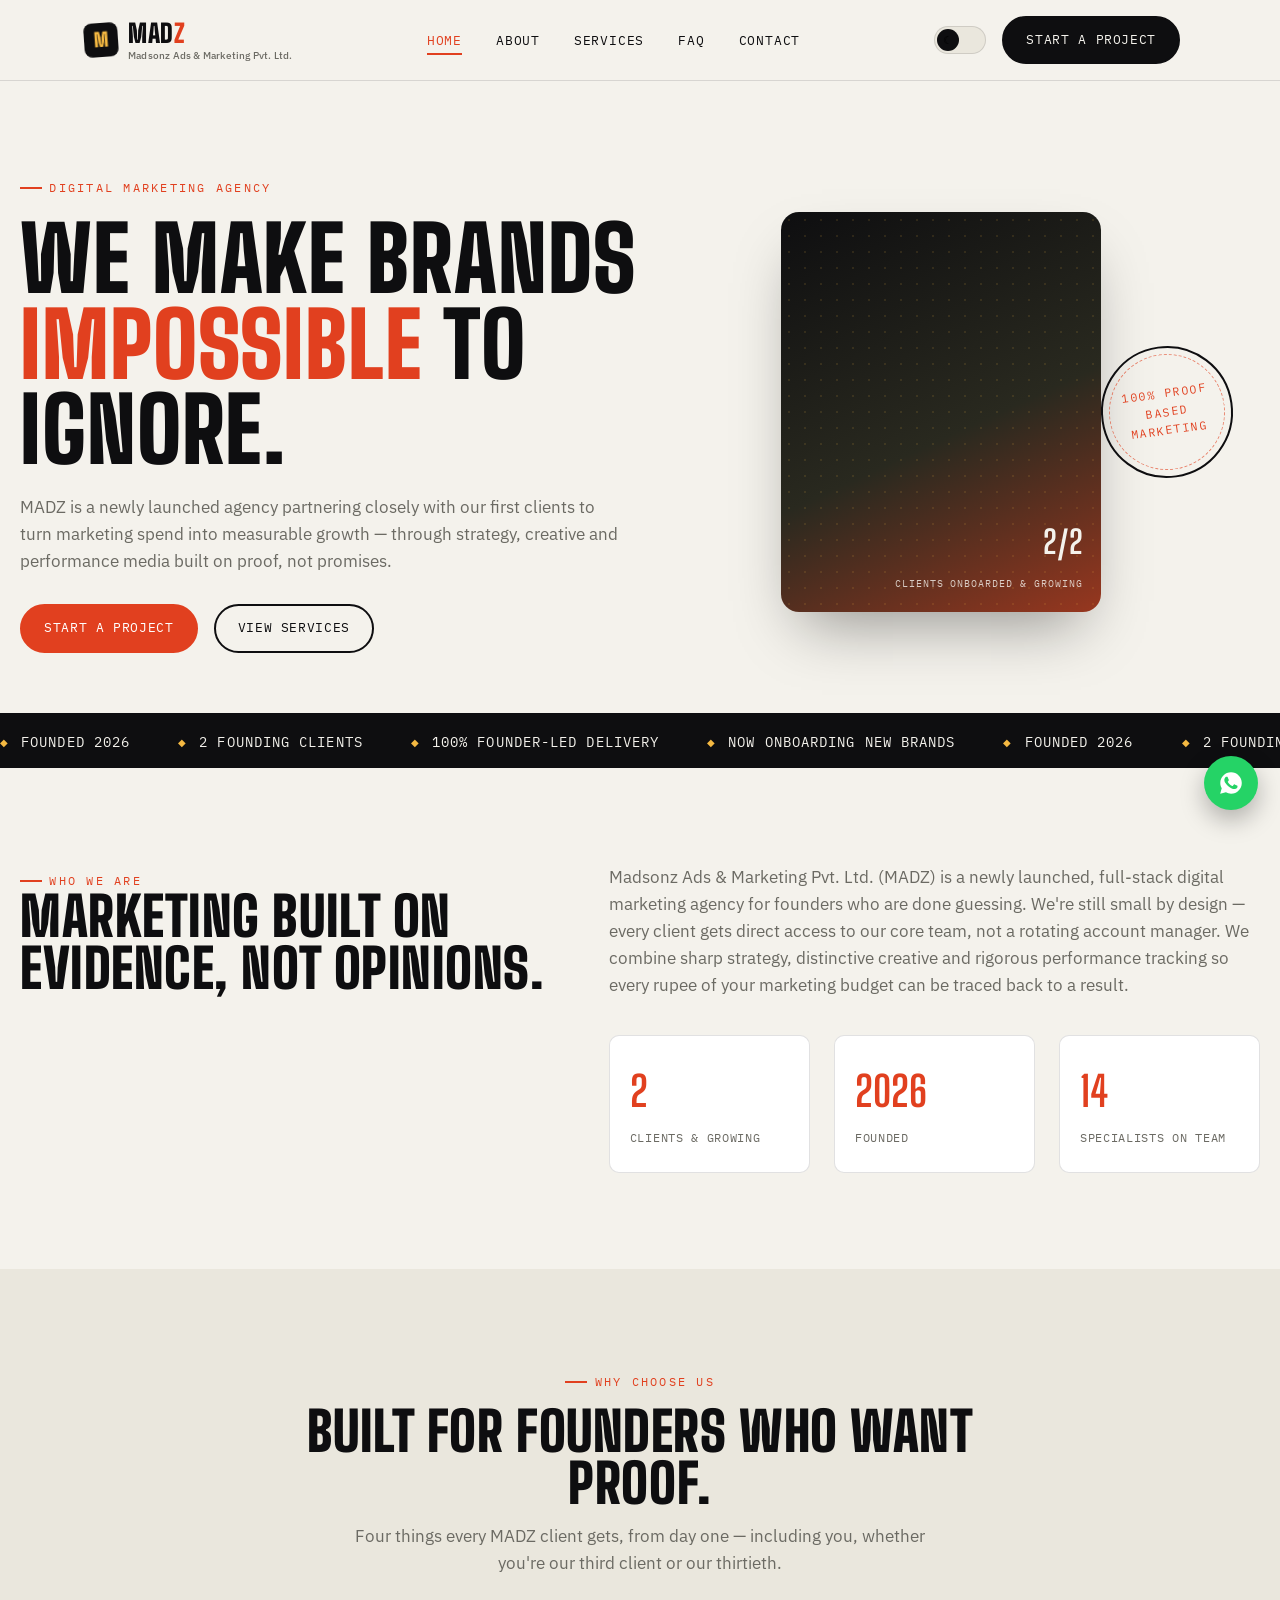
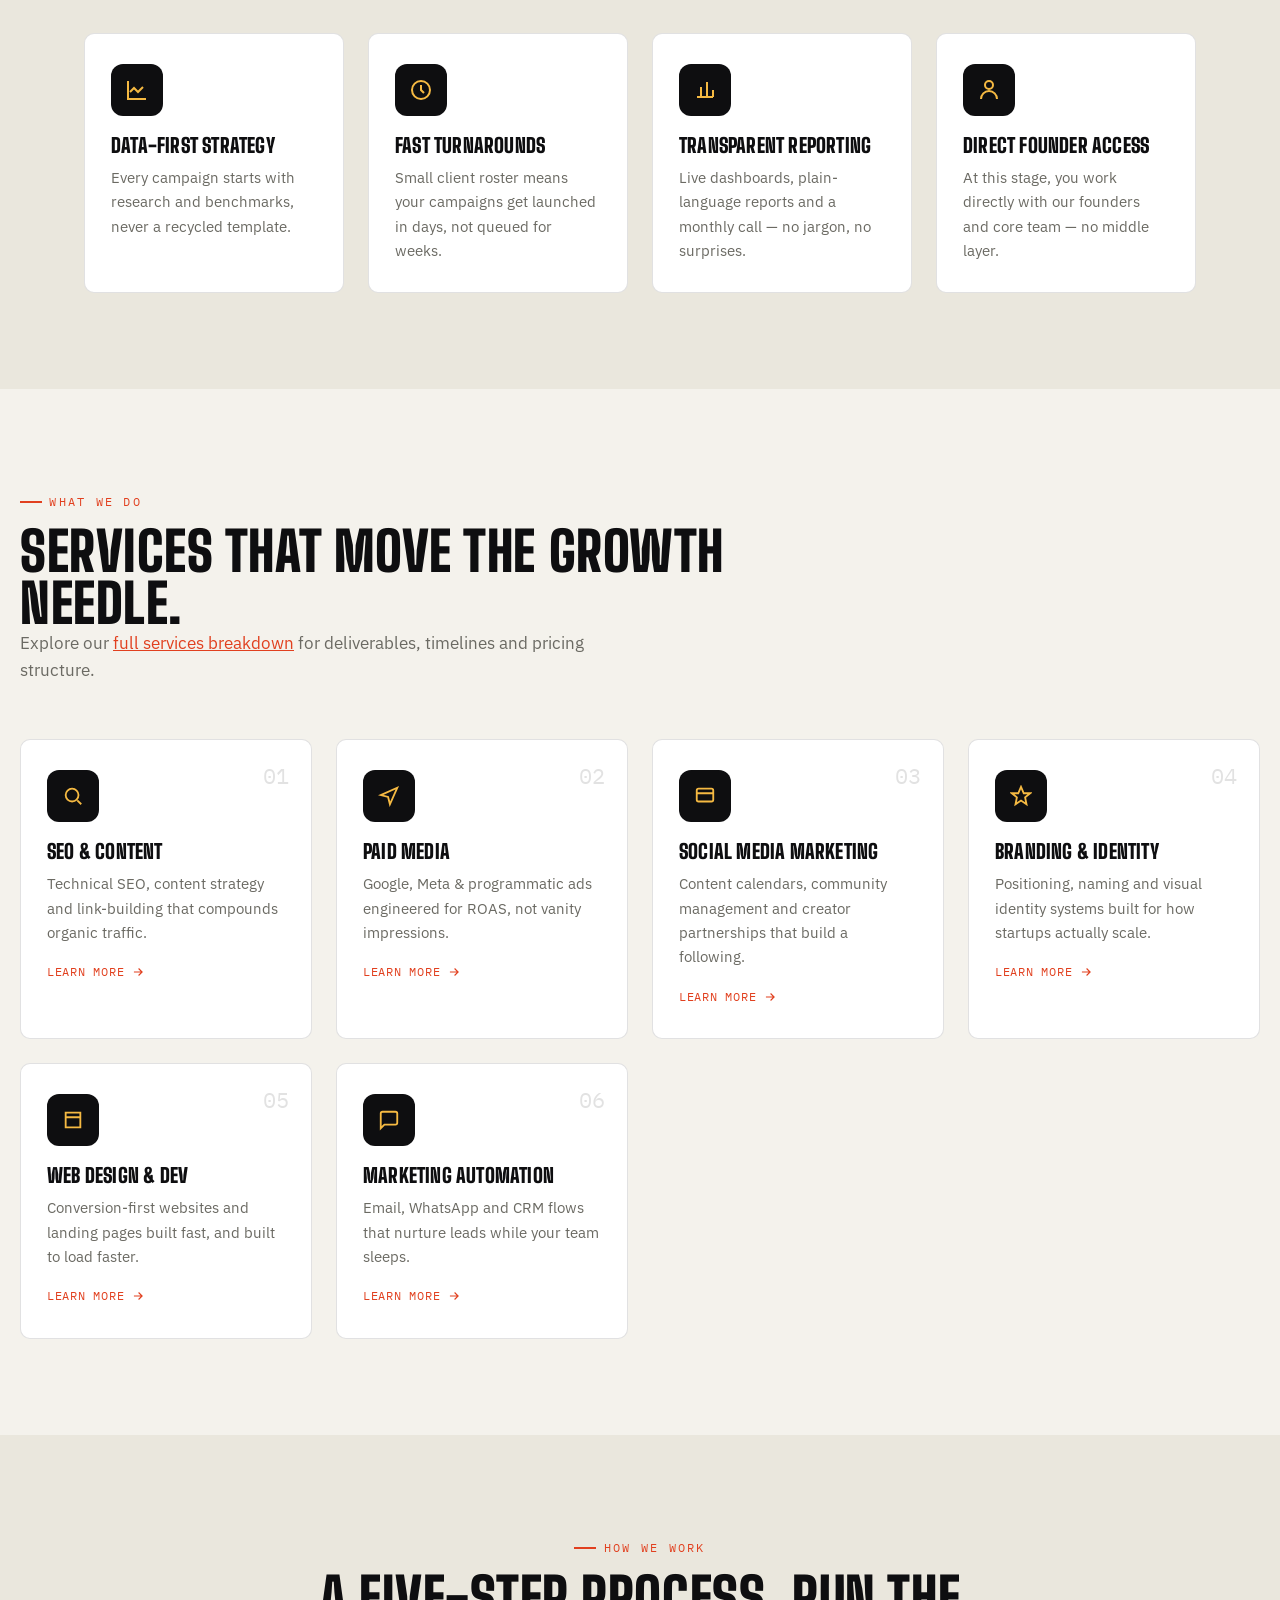
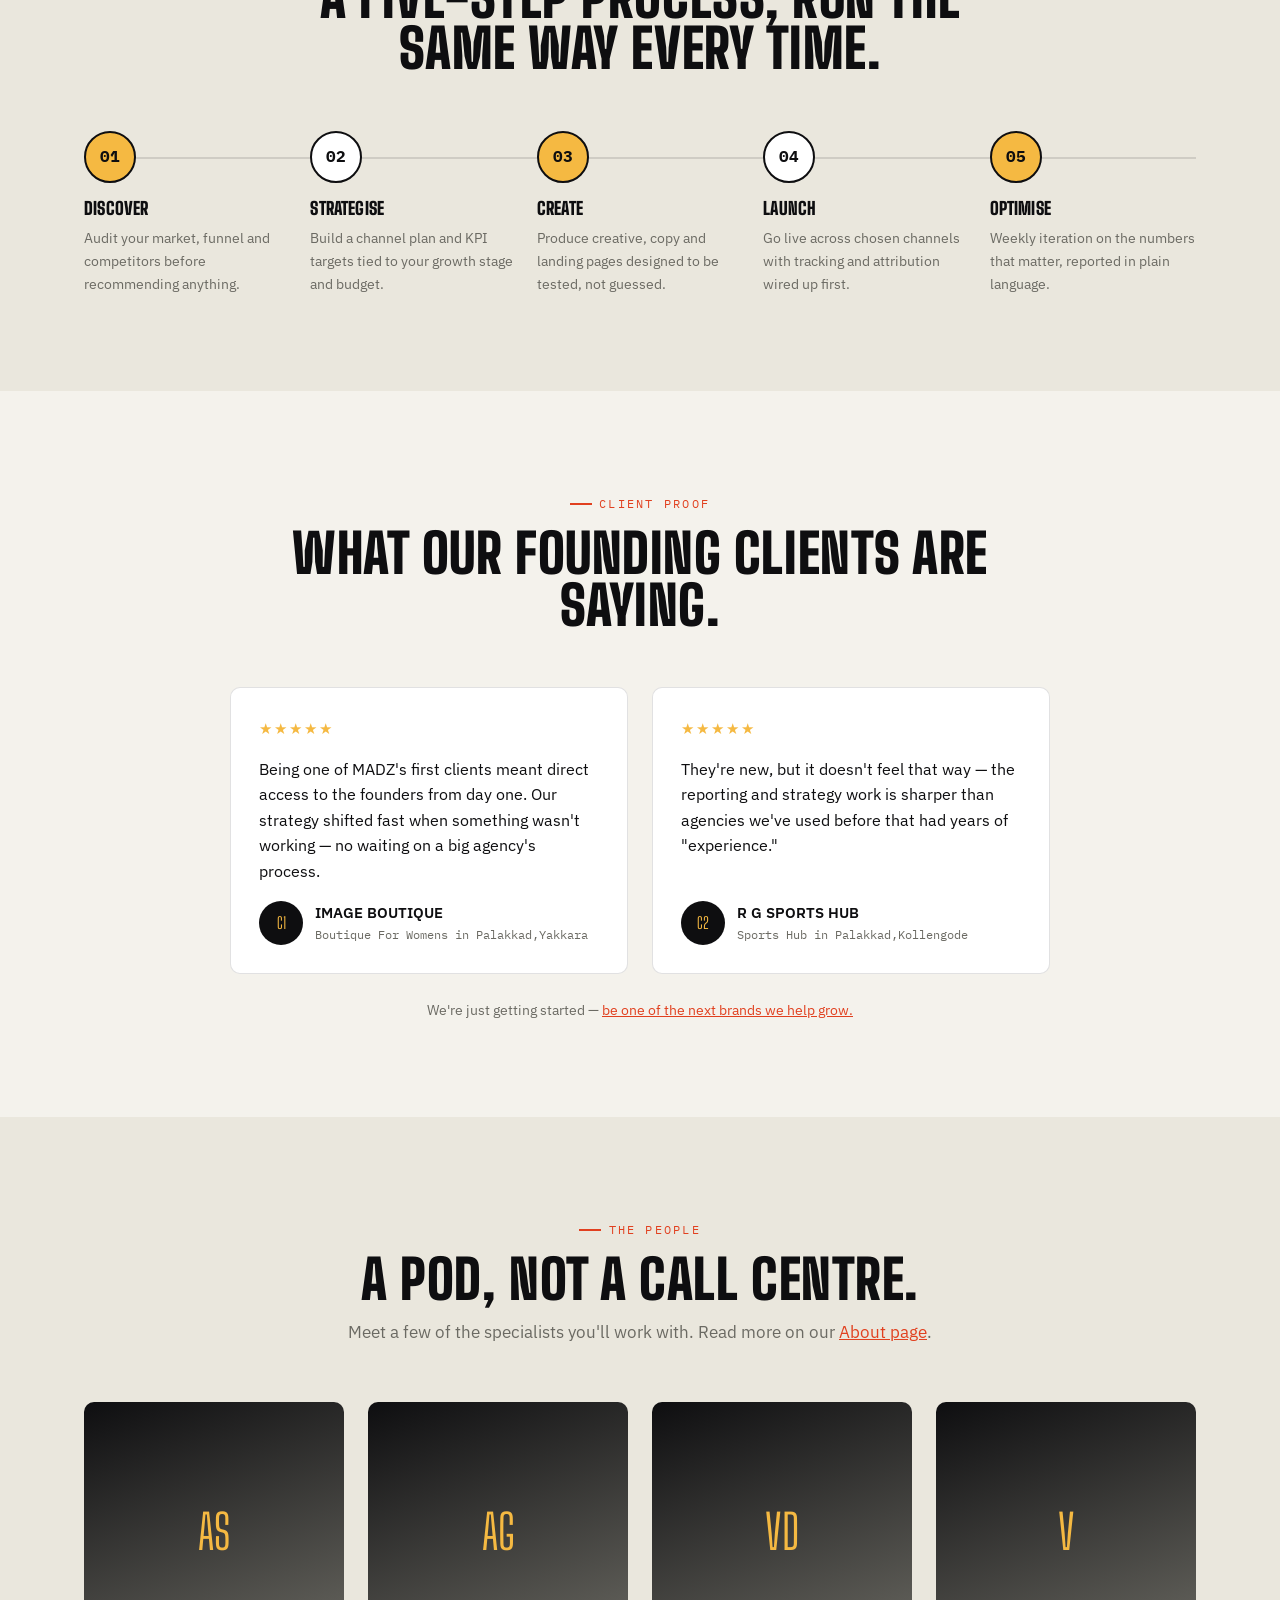
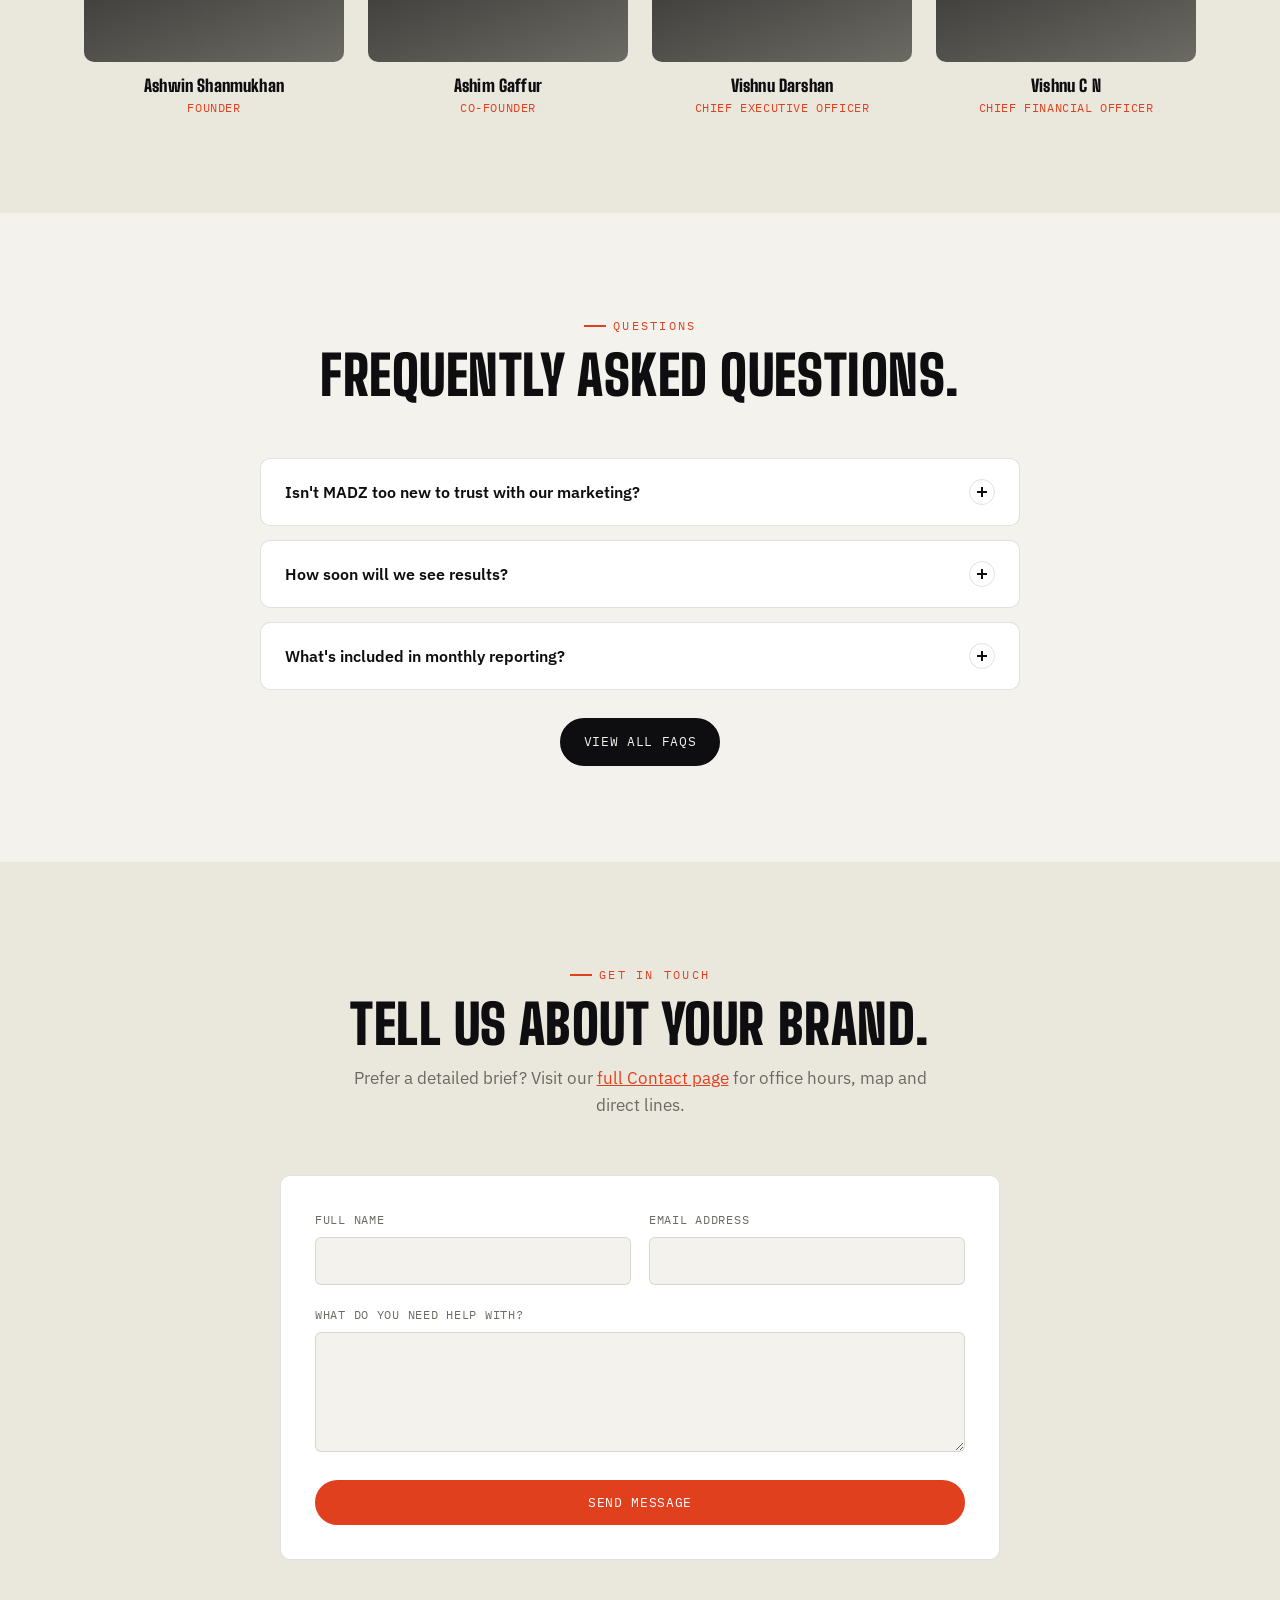
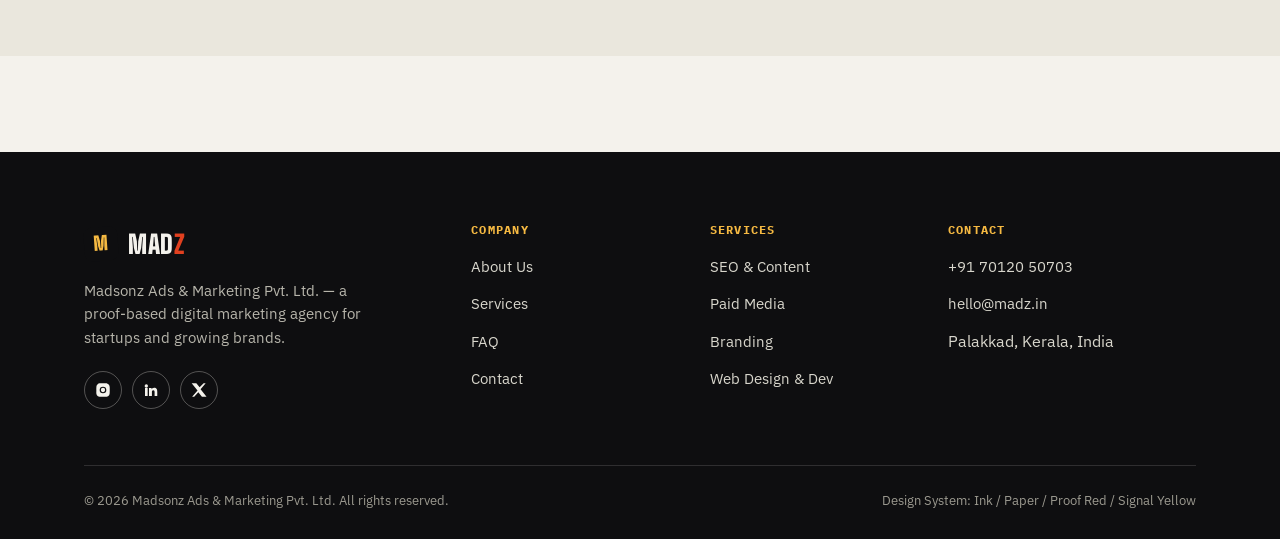
<file: index.html>
<!DOCTYPE html>
<html lang="en">
<head>
<meta charset="UTF-8">
<meta name="viewport" content="width=device-width, initial-scale=1.0">

<!-- ============================================================
     SEO — HOME PAGE
     Focus Keyword: digital marketing agency for startups
     Secondary Keywords: new marketing agency, startup marketing partner, growing digital agency
     ============================================================ -->
<title>MADZ | Digital Marketing Agency for Startups & Growing Brands</title>
<meta name="description" content="MADZ (Madsonz Ads & Marketing Pvt. Ltd.) is a new performance-driven digital marketing agency giving early clients hands-on strategy, creative and paid media — built on proof, not promises.">
<meta name="keywords" content="digital marketing agency, startup marketing agency, new marketing agency, SEO agency, performance marketing, MADZ, Madsonz Ads and Marketing">
<meta name="author" content="Madsonz Ads & Marketing Pvt. Ltd.">
<link rel="canonical" href="https://www.madz.in/">
<meta name="robots" content="index, follow">

<!-- Open Graph -->
<meta property="og:type" content="website">
<meta property="og:title" content="MADZ | Digital Marketing Agency for Startups & Growing Brands">
<meta property="og:description" content="A new digital marketing agency giving its first clients full founder attention — SEO, paid ads, branding, content & web, backed by proof, not promises.">
<meta property="og:url" content="https://www.madz.in/">
<meta property="og:site_name" content="MADZ">
<meta property="og:image" content="https://www.madz.in/assets/images/og-cover.jpg">
<meta name="twitter:card" content="summary_large_image">

<link rel="icon" type="image/svg+xml" href="data:image/svg+xml,%3Csvg xmlns='http://www.w3.org/2000/svg' viewBox='0 0 100 100'%3E%3Crect width='100' height='100' rx='20' fill='%230E0E10'/%3E%3Ctext x='50' y='68' font-size='58' text-anchor='middle' fill='%23F5B942' font-family='Georgia' font-weight='900'%3EM%3C/text%3E%3C/svg%3E">

<!-- Fonts -->
<link rel="preconnect" href="https://fonts.googleapis.com">
<link rel="preconnect" href="https://fonts.gstatic.com" crossorigin>
<link href="https://fonts.googleapis.com/css2?family=Big+Shoulders+Display:wght@900&family=IBM+Plex+Mono:wght@400;500;700&family=IBM+Plex+Sans:wght@400;500;600;700&display=swap" rel="stylesheet">

<link rel="stylesheet" href="css/style.css">

<!-- Organization structured data -->
<script type="application/ld+json">
{
  "@context": "https://schema.org",
  "@type": "MarketingAgency",
  "name": "Madsonz Ads & Marketing Pvt. Ltd.",
  "alternateName": "MADZ",
  "url": "https://www.madz.in/",
  "logo": "https://www.madz.in/assets/images/logo.png",
  "description": "New digital marketing agency for startups and growing brands offering SEO, paid ads, branding, content and web services.",
  "sameAs": [
    "https://www.instagram.com/madz.agency",
    "https://www.linkedin.com/company/madz-agency",
    "https://twitter.com/madz_agency",
    "https://www.facebook.com/madz.agency"
  ],
  "address": {
    "@type": "PostalAddress",
    "addressLocality": "Kollengode",
    "addressRegion": "Kerala",
    "addressCountry": "IN"
  }
}
</script>
</head>
<body>

<!-- ============================================================
     HEADER / NAVIGATION
     ============================================================ -->
<header class="site-header">
  <nav class="nav" aria-label="Primary">
    <a href="index.html" class="brand" aria-label="MADZ home">
      <span class="mark" aria-hidden="true">M</span>
      <div class="brand-text">
      <span class="full">MAD<em>Z</em></span>
      <small class="company-name">Madsonz Ads &amp; Marketing Pvt. Ltd.</small>
      </div>   
    </a>

    <ul class="nav-links">
      <li><a href="index.html" aria-current="page">Home</a></li>
      <li><a href="about.html">About</a></li>
      <li><a href="services.html">Services</a></li>
      <li><a href="faq.html">FAQ</a></li>
      <li><a href="contact.html">Contact</a></li>
    </ul>

    <div class="nav-actions">
      <button class="theme-toggle" data-theme-toggle aria-pressed="false" aria-label="Toggle dark mode">
        <span class="dot" aria-hidden="true">☾</span>
      </button>
      <a href="contact.html" class="btn btn-dark">Start a Project</a>
        <span></span>
      </button>
    </div>
  </nav>

  <!-- Mobile nav panel -->
  <div class="mobile-panel" data-mobile-panel>
    <ul class="nav-links">
      <li><a href="index.html">Home</a></li>
      <li><a href="about.html">About</a></li>
      <li><a href="services.html">Services</a></li>
      <li><a href="faq.html">FAQ</a></li>
      <li><a href="contact.html">Contact</a></li>
    </ul>
  </div>
</header>

<main id="main">

  <!-- ============================================================
       1. HERO BANNER
       ============================================================ -->
  <section class="hero container">
    <div class="hero-grid">
      <div class="hero-copy reveal">
        <span class="eyebrow">Digital Marketing Agency</span>
        <h1>We make brands <span class="accent">impossible</span> to ignore.</h1>
        <p class="section-lede">MADZ is a newly launched agency partnering closely with our first clients to turn marketing spend into measurable growth — through strategy, creative and performance media built on proof, not promises.</p>
        <div class="hero-cta">
          <a href="contact.html" class="btn btn-primary">Start a Project</a>
          <a href="services.html" class="btn btn-ghost" style="border:2px solid var(--ink);">View Services</a>
        </div>
      </div>

      <div class="hero-visual reveal">
        <div class="hero-panel">
          <div class="grain" aria-hidden="true"></div>
          <div class="stat">
            <b>2/2</b>
            <span>Clients Onboarded &amp; Growing</span>
          </div>
        </div>
        <div class="stamp" aria-hidden="true">100% Proof Based Marketing</div>
      </div>
    </div>
  </section>

  <!-- Proof ticker — signature scrolling strip -->
  <div class="ticker" aria-hidden="true">
    <div class="ticker-track">
      <span>Founded 2026</span>
      <span>2 Founding Clients</span>
      <span>100% Founder-Led Delivery</span>
      <span>Now Onboarding New Brands</span>
      <span>Founded 2026</span>
      <span>2 Founding Clients</span>
      <span>100% Founder-Led Delivery</span>
      <span>Now Onboarding New Brands</span>
    </div>
  </div>

  <!-- ============================================================
       2. ABOUT SECTION
       ============================================================ -->
  <section class="section container" id="about">
    <div class="about-grid">
      <div class="reveal">
        <span class="eyebrow">Who We Are</span>
        <h2>Marketing built on <br>evidence, not opinions.</h2>
      </div>
      <div class="reveal">
        <p class="section-lede" style="max-width:none;">Madsonz Ads &amp; Marketing Pvt. Ltd. (MADZ) is a newly launched, full-stack digital marketing agency for founders who are done guessing. We're still small by design — every client gets direct access to our core team, not a rotating account manager. We combine sharp strategy, distinctive creative and rigorous performance tracking so every rupee of your marketing budget can be traced back to a result.</p>
        <div class="stat-grid">
          <div class="stat-card"><b>2</b><span>Clients &amp; Growing</span></div>
          <div class="stat-card"><b>2026</b><span>Founded</span></div>
          <div class="stat-card"><b>14</b><span>Specialists On Team</span></div>
        </div>
      </div>
    </div>
  </section>

  <!-- ============================================================
       3. WHY CHOOSE US
       ============================================================ -->
  <section class="section section-alt" id="why-us">
    <div class="container">
      <div class="section-head center reveal">
        <span class="eyebrow">Why Choose Us</span>
        <h2>Built for founders who want proof.</h2>
        <p class="section-lede" style="margin:14px auto 0;">Four things every MADZ client gets, from day one — including you, whether you're our third client or our thirtieth.</p>
      </div>
      <div class="card-grid reveal">
        <div class="feature-card">
          <div class="icon-box" aria-hidden="true">
            <svg width="24" height="24" viewBox="0 0 24 24" fill="none" stroke="currentColor" stroke-width="2"><path d="M3 3v18h18"/><path d="M18 9l-5 5-4-4-4 4"/></svg>
          </div>
          <h3>Data-First Strategy</h3>
          <p>Every campaign starts with research and benchmarks, never a recycled template.</p>
        </div>
        <div class="feature-card">
          <div class="icon-box" aria-hidden="true">
            <svg width="24" height="24" viewBox="0 0 24 24" fill="none" stroke="currentColor" stroke-width="2"><circle cx="12" cy="12" r="9"/><path d="M12 7v5l3 3"/></svg>
          </div>
          <h3>Fast Turnarounds</h3>
          <p>Small client roster means your campaigns get launched in days, not queued for weeks.</p>
        </div>
        <div class="feature-card">
          <div class="icon-box" aria-hidden="true">
            <svg width="24" height="24" viewBox="0 0 24 24" fill="none" stroke="currentColor" stroke-width="2"><path d="M4 19h16"/><path d="M8 19V9M14 19V4M20 19v-7"/></svg>
          </div>
          <h3>Transparent Reporting</h3>
          <p>Live dashboards, plain-language reports and a monthly call — no jargon, no surprises.</p>
        </div>
        <div class="feature-card">
          <div class="icon-box" aria-hidden="true">
            <svg width="24" height="24" viewBox="0 0 24 24" fill="none" stroke="currentColor" stroke-width="2"><path d="M20 21a8 8 0 0 0-16 0"/><circle cx="12" cy="7" r="4"/></svg>
          </div>
          <h3>Direct Founder Access</h3>
          <p>At this stage, you work directly with our founders and core team — no middle layer.</p>
        </div>
      </div>
    </div>
  </section>

  <!-- ============================================================
       4. SERVICES
       ============================================================ -->
  <section class="section container" id="services">
    <div class="section-head reveal">
      <span class="eyebrow">What We Do</span>
      <h2>Services that move the growth needle.</h2>
      <p class="section-lede">Explore our <a href="services.html" style="color:var(--accent);text-decoration:underline;">full services breakdown</a> for deliverables, timelines and pricing structure.</p>
    </div>
    <div class="card-grid reveal">
      <article class="service-card">
        <span class="num">01</span>
        <div class="icon-box" aria-hidden="true">
          <svg width="22" height="22" viewBox="0 0 24 24" fill="none" stroke="currentColor" stroke-width="2"><circle cx="11" cy="11" r="7"/><path d="M21 21l-4.3-4.3"/></svg>
        </div>
        <h3>SEO &amp; Content</h3>
        <p>Technical SEO, content strategy and link-building that compounds organic traffic.</p>
        <a href="services.html#seo" class="learn">Learn more <svg width="14" height="14" viewBox="0 0 24 24" fill="none" stroke="currentColor" stroke-width="2"><path d="M5 12h14M13 6l6 6-6 6"/></svg></a>
      </article>
      <article class="service-card">
        <span class="num">02</span>
        <div class="icon-box" aria-hidden="true">
          <svg width="22" height="22" viewBox="0 0 24 24" fill="none" stroke="currentColor" stroke-width="2"><path d="M3 11l18-8-8 18-2-8-8-2z"/></svg>
        </div>
        <h3>Paid Media</h3>
        <p>Google, Meta &amp; programmatic ads engineered for ROAS, not vanity impressions.</p>
        <a href="services.html#ads" class="learn">Learn more <svg width="14" height="14" viewBox="0 0 24 24" fill="none" stroke="currentColor" stroke-width="2"><path d="M5 12h14M13 6l6 6-6 6"/></svg></a>
      </article>
      <article class="service-card">
        <span class="num">03</span>
        <div class="icon-box" aria-hidden="true">
          <svg width="22" height="22" viewBox="0 0 24 24" fill="none" stroke="currentColor" stroke-width="2"><rect x="3" y="4" width="18" height="14" rx="2"/><path d="M3 9h18"/></svg>
        </div>
        <h3>Social Media Marketing</h3>
        <p>Content calendars, community management and creator partnerships that build a following.</p>
        <a href="services.html#social" class="learn">Learn more <svg width="14" height="14" viewBox="0 0 24 24" fill="none" stroke="currentColor" stroke-width="2"><path d="M5 12h14M13 6l6 6-6 6"/></svg></a>
      </article>
      <article class="service-card">
        <span class="num">04</span>
        <div class="icon-box" aria-hidden="true">
          <svg width="22" height="22" viewBox="0 0 24 24" fill="none" stroke="currentColor" stroke-width="2"><path d="M12 2l3 7h7l-5.5 4.5L18 21l-6-4-6 4 1.5-7.5L2 9h7z"/></svg>
        </div>
        <h3>Branding &amp; Identity</h3>
        <p>Positioning, naming and visual identity systems built for how startups actually scale.</p>
        <a href="services.html#branding" class="learn">Learn more <svg width="14" height="14" viewBox="0 0 24 24" fill="none" stroke="currentColor" stroke-width="2"><path d="M5 12h14M13 6l6 6-6 6"/></svg></a>
      </article>
      <article class="service-card">
        <span class="num">05</span>
        <div class="icon-box" aria-hidden="true">
          <svg width="22" height="22" viewBox="0 0 24 24" fill="none" stroke="currentColor" stroke-width="2"><path d="M4 4h16v16H4z"/><path d="M4 9h16"/></svg>
        </div>
        <h3>Web Design &amp; Dev</h3>
        <p>Conversion-first websites and landing pages built fast, and built to load faster.</p>
        <a href="services.html#web" class="learn">Learn more <svg width="14" height="14" viewBox="0 0 24 24" fill="none" stroke="currentColor" stroke-width="2"><path d="M5 12h14M13 6l6 6-6 6"/></svg></a>
      </article>
      <article class="service-card">
        <span class="num">06</span>
        <div class="icon-box" aria-hidden="true">
          <svg width="22" height="22" viewBox="0 0 24 24" fill="none" stroke="currentColor" stroke-width="2"><path d="M21 15a2 2 0 0 1-2 2H7l-4 4V5a2 2 0 0 1 2-2h14a2 2 0 0 1 2 2z"/></svg>
        </div>
        <h3>Marketing Automation</h3>
        <p>Email, WhatsApp and CRM flows that nurture leads while your team sleeps.</p>
        <a href="services.html#automation" class="learn">Learn more <svg width="14" height="14" viewBox="0 0 24 24" fill="none" stroke="currentColor" stroke-width="2"><path d="M5 12h14M13 6l6 6-6 6"/></svg></a>
      </article>
    </div>
  </section>

  <!-- ============================================================
       5. PROCESS
       ============================================================ -->
  <section class="section section-alt" id="process">
    <div class="container">
      <div class="section-head center reveal">
        <span class="eyebrow">How We Work</span>
        <h2>A five-step process, run the same way every time.</h2>
      </div>
      <div class="process-track reveal">
        <div class="process-step">
          <div class="num">01</div>
          <h3>Discover</h3>
          <p>Audit your market, funnel and competitors before recommending anything.</p>
        </div>
        <div class="process-step">
          <div class="num">02</div>
          <h3>Strategise</h3>
          <p>Build a channel plan and KPI targets tied to your growth stage and budget.</p>
        </div>
        <div class="process-step">
          <div class="num">03</div>
          <h3>Create</h3>
          <p>Produce creative, copy and landing pages designed to be tested, not guessed.</p>
        </div>
        <div class="process-step">
          <div class="num">04</div>
          <h3>Launch</h3>
          <p>Go live across chosen channels with tracking and attribution wired up first.</p>
        </div>
        <div class="process-step">
          <div class="num">05</div>
          <h3>Optimise</h3>
          <p>Weekly iteration on the numbers that matter, reported in plain language.</p>
        </div>
      </div>
    </div>
  </section>

  <!-- ============================================================
       6. TESTIMONIALS
       ============================================================ -->
  <section class="section container" id="testimonials">
    <div class="section-head center reveal">
      <span class="eyebrow">Client Proof</span>
      <h2>What our founding clients are saying.</h2>
    </div>
    <div class="testi-grid reveal" style="max-width:820px;margin:0 auto;grid-template-columns:repeat(2,1fr);">
      <div class="testi-card">
        <div class="stars" aria-label="5 out of 5 stars">★★★★★</div>
        <p class="testi-quote">Being one of MADZ's first clients meant direct access to the founders from day one. Our strategy shifted fast when something wasn't working — no waiting on a big agency's process.</p>
        <div class="testi-person">
          <div class="avatar" aria-hidden="true">C1</div>
          <div><div class="name">IMAGE BOUTIQUE</div><div class="role">Boutique For Womens in Palakkad,Yakkara</div></div>
        </div>
      </div>
      <div class="testi-card">
        <div class="stars" aria-label="5 out of 5 stars">★★★★★</div>
        <p class="testi-quote">They're new, but it doesn't feel that way — the reporting and strategy work is sharper than agencies we've used before that had years of "experience."</p>
        <div class="testi-person">
          <div class="avatar" aria-hidden="true">C2</div>
          <div><div class="name">R G SPORTS HUB</div><div class="role">Sports Hub in Palakkad,Kollengode</div></div>
        </div>
      </div>
    </div>
    <p style="text-align:center;margin-top:24px;color:var(--text-muted);font-size:.9rem;">We're just getting started — <a href="contact.html" style="color:var(--accent);text-decoration:underline;">be one of the next brands we help grow.</a></p>
  </section>

  <!-- ============================================================
       7. TEAM MEMBERS
       ============================================================ -->
  <section class="section section-alt" id="team">
    <div class="container">
      <div class="section-head center reveal">
        <span class="eyebrow">The People</span>
        <h2>A pod, not a call centre.</h2>
        <p class="section-lede" style="margin:14px auto 0;">Meet a few of the specialists you'll work with. Read more on our <a href="about.html#team" style="color:var(--accent);text-decoration:underline;">About page</a>.</p>
      </div>
      <div class="team-grid reveal">
        <div class="team-card">
          <div class="team-photo"><span aria-hidden="true">AS</span></div>
          <h3>Ashwin Shanmukhan</h3>
          <div class="role">Founder</div>
        </div>
        <div class="team-card">
          <div class="team-photo"><span aria-hidden="true">AG</span></div>
          <h3>Ashim Gaffur</h3>
          <div class="role">Co-Founder</div>
        </div>
        <div class="team-card">
          <div class="team-photo"><span aria-hidden="true">VD</span></div>
          <h3>Vishnu Darshan</h3>
          <div class="role">Chief Executive Officer</div>
        </div>
        <div class="team-card">
          <div class="team-photo"><span aria-hidden="true">V</span></div>
          <h3>Vishnu C N</h3>
          <div class="role">Chief Financial Officer</div>
        </div>
      </div>
    </div>
  </section>

  <!-- ============================================================
       8. FAQ (preview)
       ============================================================ -->
  <section class="section container" id="faq">
    <div class="section-head center reveal">
      <span class="eyebrow">Questions</span>
      <h2>Frequently asked questions.</h2>
    </div>
    <div class="accordion reveal" style="max-width:760px;margin:0 auto;">
      <div class="accordion-item">
        <button class="accordion-trigger" aria-expanded="false">
          Isn't MADZ too new to trust with our marketing?
          <span class="plus" aria-hidden="true"></span>
        </button>
        <div class="accordion-panel">
          <div class="accordion-panel-inner">We're new as an agency, but not new to marketing — our team brings real hands-on experience. Being early means you get more attention, faster turnarounds, and direct access to our founders, not less.</div>
        </div>
      </div>
      <div class="accordion-item">
        <button class="accordion-trigger" aria-expanded="false">
          How soon will we see results?
          <span class="plus" aria-hidden="true"></span>
        </button>
        <div class="accordion-panel">
          <div class="accordion-panel-inner">Paid channels typically show early signal within 2–3 weeks; SEO and organic content compound over 3–6 months. We set expectations per channel during onboarding.</div>
        </div>
      </div>
      <div class="accordion-item">
        <button class="accordion-trigger" aria-expanded="false">
          What's included in monthly reporting?
          <span class="plus" aria-hidden="true"></span>
        </button>
        <div class="accordion-panel">
          <div class="accordion-panel-inner">A live dashboard plus a plain-language written summary and a monthly strategy call with your dedicated pod.</div>
        </div>
      </div>
    </div>
    <p style="text-align:center;margin-top:28px;"><a href="faq.html" class="btn btn-dark">View All FAQs</a></p>
  </section>

  <!-- ============================================================
       9. CONTACT FORM
       ============================================================ -->
  <section class="section section-alt" id="contact">
    <div class="container">
      <div class="section-head center reveal">
        <span class="eyebrow">Get In Touch</span>
        <h2>Tell us about your brand.</h2>
        <p class="section-lede" style="margin:14px auto 0;">Prefer a detailed brief? Visit our <a href="contact.html" style="color:var(--accent);text-decoration:underline;">full Contact page</a> for office hours, map and direct lines.</p>
      </div>
      <form class="form-card reveal" style="max-width:720px;margin:0 auto;" data-validate-form novalidate>
        <div class="form-row">
          <div class="field">
            <label for="home-name">Full Name</label>
            <input type="text" id="home-name" name="name" required autocomplete="name">
            <span class="error-msg">Please enter your name.</span>
          </div>
          <div class="field">
            <label for="home-email">Email Address</label>
            <input type="email" id="home-email" name="email" required autocomplete="email">
            <span class="error-msg">Please enter a valid email address.</span>
          </div>
        </div>
        <div class="field">
          <label for="home-message">What do you need help with?</label>
          <textarea id="home-message" name="message" required></textarea>
          <span class="error-msg">Please add a short message.</span>
        </div>
        <button type="submit" class="btn btn-primary btn-block">Send Message</button>
        <div class="form-status" role="status"></div>
      </form>
    </div>
  </section>

</main>

<!-- ============================================================
     FOOTER
     ============================================================ -->
<footer class="site-footer">
  <div class="container">
    <div class="footer-grid">
      <div>
        <a href="index.html" class="brand" aria-label="MADZ home">
          <span class="mark" aria-hidden="true">M</span>
          <span class="full">MAD<em>Z</em></span>
        </a>
        <p class="footer-desc">Madsonz Ads &amp; Marketing Pvt. Ltd. — a proof-based digital marketing agency for startups and growing brands.</p>
        <div class="social-row">
          <a href="https://www.instagram.com/madz.ads/" aria-label="MADZ on Instagram" target="_blank" rel="noopener"><svg width="16" height="16" viewBox="0 0 24 24" fill="currentColor"><path d="M12 2c2.7 0 3 .01 4.1.06 1.1.05 1.8.22 2.5.47.7.27 1.2.6 1.8 1.2.6.6.9 1.1 1.2 1.8.25.7.42 1.4.47 2.5.05 1.1.06 1.4.06 4.1s-.01 3-.06 4.1c-.05 1.1-.22 1.8-.47 2.5-.27.7-.6 1.2-1.2 1.8-.6.6-1.1.9-1.8 1.2-.7.25-1.4.42-2.5.47-1.1.05-1.4.06-4.1.06s-3-.01-4.1-.06c-1.1-.05-1.8-.22-2.5-.47-.7-.27-1.2-.6-1.8-1.2-.6-.6-.9-1.1-1.2-1.8-.25-.7-.42-1.4-.47-2.5C2.01 15 2 14.7 2 12s.01-3 .06-4.1c.05-1.1.22-1.8.47-2.5.27-.7.6-1.2 1.2-1.8.6-.6 1.1-.9 1.8-1.2.7-.25 1.4-.42 2.5-.47C9 2.01 9.3 2 12 2zm0 5a5 5 0 100 10 5 5 0 000-10zm0 8.2a3.2 3.2 0 110-6.4 3.2 3.2 0 010 6.4zm5.2-8.4a1.2 1.2 0 11-2.4 0 1.2 1.2 0 012.4 0z"/></svg></a>
          <a href="https://www.linkedin.com/company/madz-agency" aria-label="MADZ on LinkedIn" target="_blank" rel="noopener"><svg width="16" height="16" viewBox="0 0 24 24" fill="currentColor"><path d="M4.98 3.5a2.5 2.5 0 11-.02 5 2.5 2.5 0 01.02-5zM3 9h4v12H3zM9 9h3.8v1.7h.05c.53-1 1.83-2.1 3.77-2.1 4.03 0 4.78 2.65 4.78 6.1V21h-4v-5.6c0-1.34-.02-3.06-1.87-3.06-1.87 0-2.16 1.46-2.16 2.96V21H9z"/></svg></a>
          <a href="https://twitter.com/madz_agency" aria-label="MADZ on X (Twitter)" target="_blank" rel="noopener"><svg width="16" height="16" viewBox="0 0 24 24" fill="currentColor"><path d="M18.9 2H22l-7.6 8.7L23.3 22h-6.9l-5.4-6.6L4.8 22H1.7l8.1-9.3L1 2h7l4.9 6z"/></svg></a>
        </div>
      </div>
      <div class="footer-col">
        <h4>Company</h4>
        <ul>
          <li><a href="about.html">About Us</a></li>
          <li><a href="services.html">Services</a></li>
          <li><a href="faq.html">FAQ</a></li>
          <li><a href="contact.html">Contact</a></li>
        </ul>
      </div>
      <div class="footer-col">
        <h4>Services</h4>
        <ul>
          <li><a href="services.html#seo">SEO &amp; Content</a></li>
          <li><a href="services.html#ads">Paid Media</a></li>
          <li><a href="services.html#branding">Branding</a></li>
          <li><a href="services.html#web">Web Design &amp; Dev</a></li>
        </ul>
      </div>
      <div class="footer-col">
        <h4>Contact</h4>
        <ul>
          <li><a href="tel:+917012050703">+91 70120 50703</a></li>
          <li><a href="mailto:hello@madz.in">hello@madz.in</a></li>
          <li><span style="color:#D8D6CC;">Palakkad, Kerala, India</span></li>
        </ul>
      </div>
    </div>
    <div class="footer-bottom">
      <span>&copy; <span data-year>2026</span> Madsonz Ads &amp; Marketing Pvt. Ltd. All rights reserved.</span>
      <span>Design System: Ink / Paper / Proof Red / Signal Yellow</span>
    </div>
  </div>
</footer>

<!-- ============================================================
     FLOATING UI
     ============================================================ -->
<div class="float-stack">
  <a class="fab fab-whatsapp" href="https://wa.me/917012050703?text=Hi%20MADZ%2C%20I%27d%20like%20to%20talk%20about%20a%20project." target="_blank" rel="noopener" aria-label="Chat with MADZ on WhatsApp">
    <svg width="26" height="26" viewBox="0 0 24 24" fill="currentColor"><path d="M12.04 2C6.58 2 2.13 6.45 2.13 11.91c0 1.75.46 3.45 1.32 4.95L2 22l5.28-1.39a9.9 9.9 0 004.76 1.21h.01c5.46 0 9.9-4.45 9.9-9.91C21.96 6.45 17.5 2 12.04 2zm5.83 14.16c-.25.7-1.46 1.34-2.02 1.42-.52.08-1.17.11-1.89-.12-.44-.14-1-.32-1.72-.62-3.03-1.31-5-4.36-5.15-4.56-.15-.2-1.23-1.64-1.23-3.13 0-1.49.78-2.22 1.06-2.52.28-.3.6-.37.8-.37.2 0 .4 0 .58.01.19.01.44-.07.68.52.25.6.85 2.09.93 2.24.08.15.13.33.02.53-.1.2-.15.33-.3.5-.15.18-.31.4-.44.53-.15.15-.3.31-.13.6.17.3.76 1.26 1.64 2.04 1.13 1 2.08 1.32 2.38 1.47.3.15.47.13.65-.07.18-.2.75-.87.95-1.17.2-.3.4-.25.68-.15.28.1 1.77.84 2.07.99.3.15.5.22.57.35.08.13.08.72-.17 1.4z"/></svg>
  </a>
  <button class="fab fab-top" data-back-top aria-label="Back to top">
    <svg width="20" height="20" viewBox="0 0 24 24" fill="none" stroke="currentColor" stroke-width="2"><path d="M12 19V5M5 12l7-7 7 7"/></svg>
  </button>
</div>

<script src="js/main.js"></script>
</body>
</html>
</file>
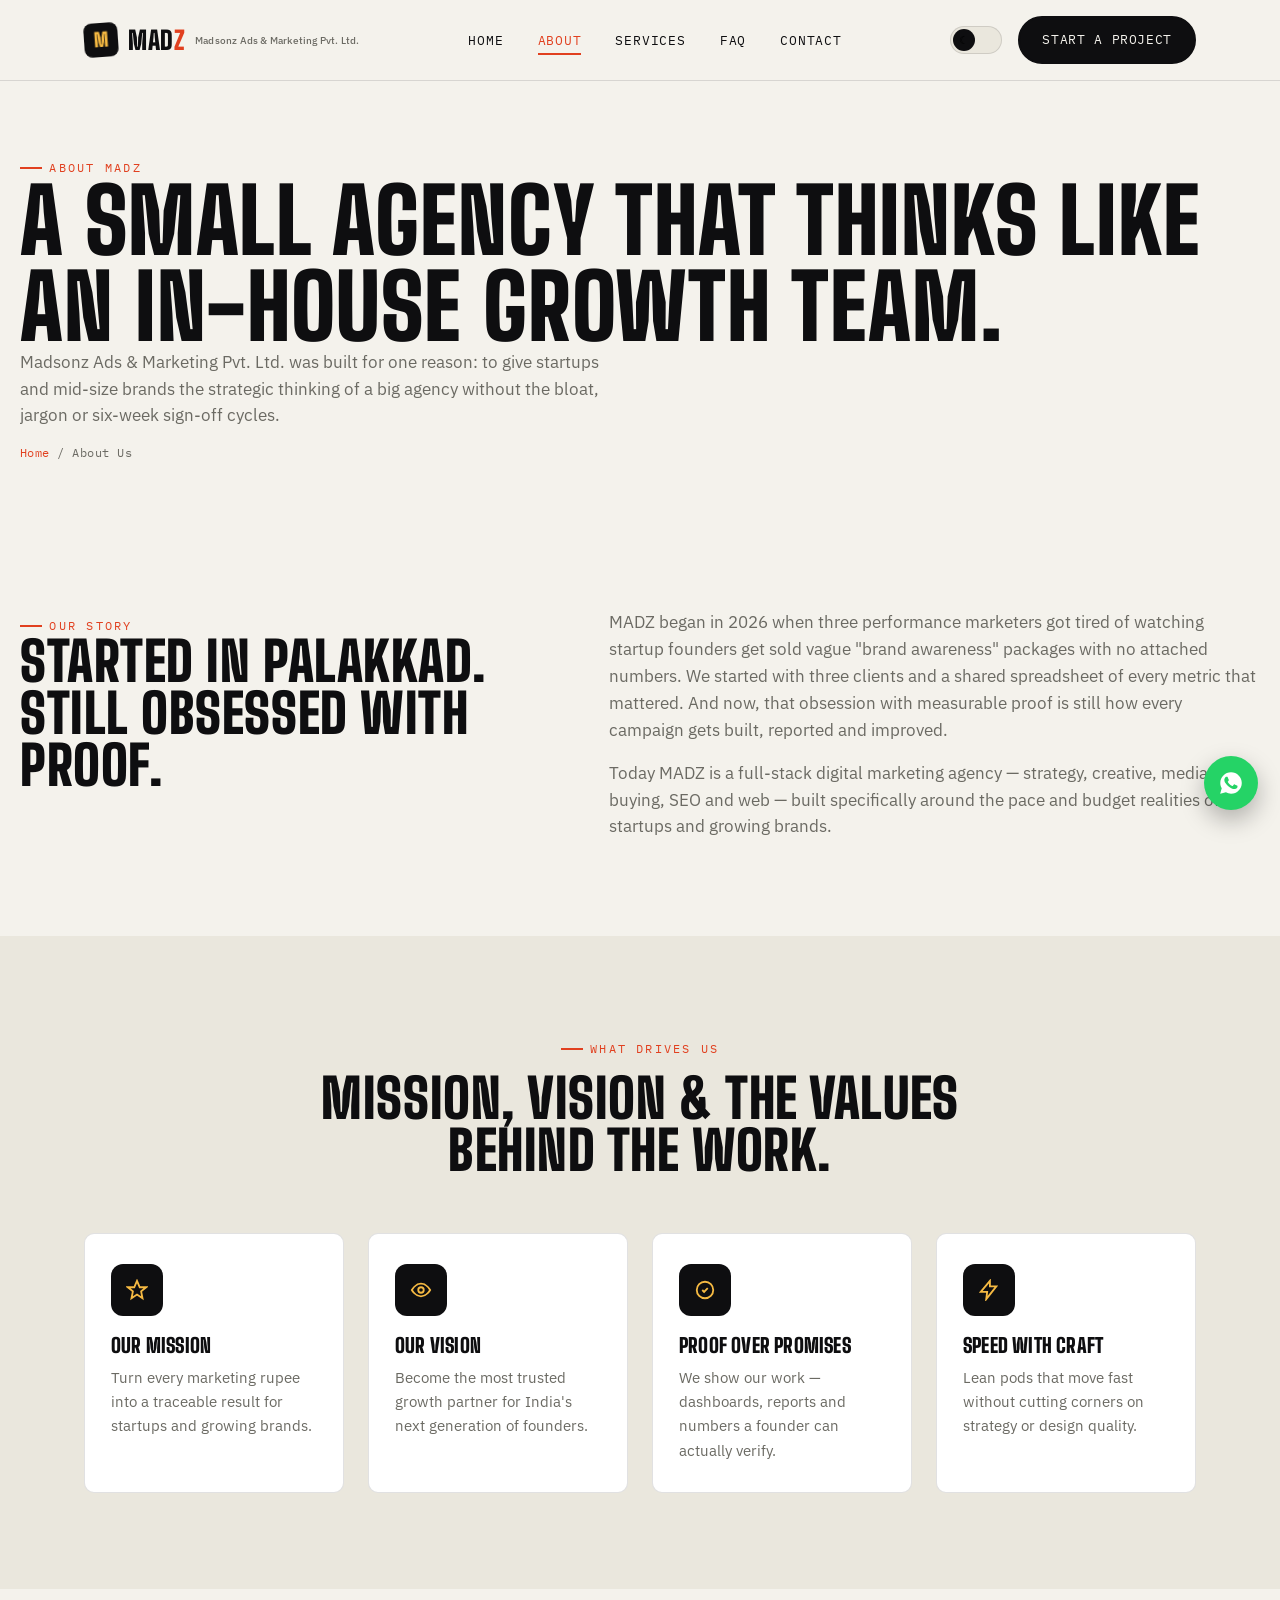
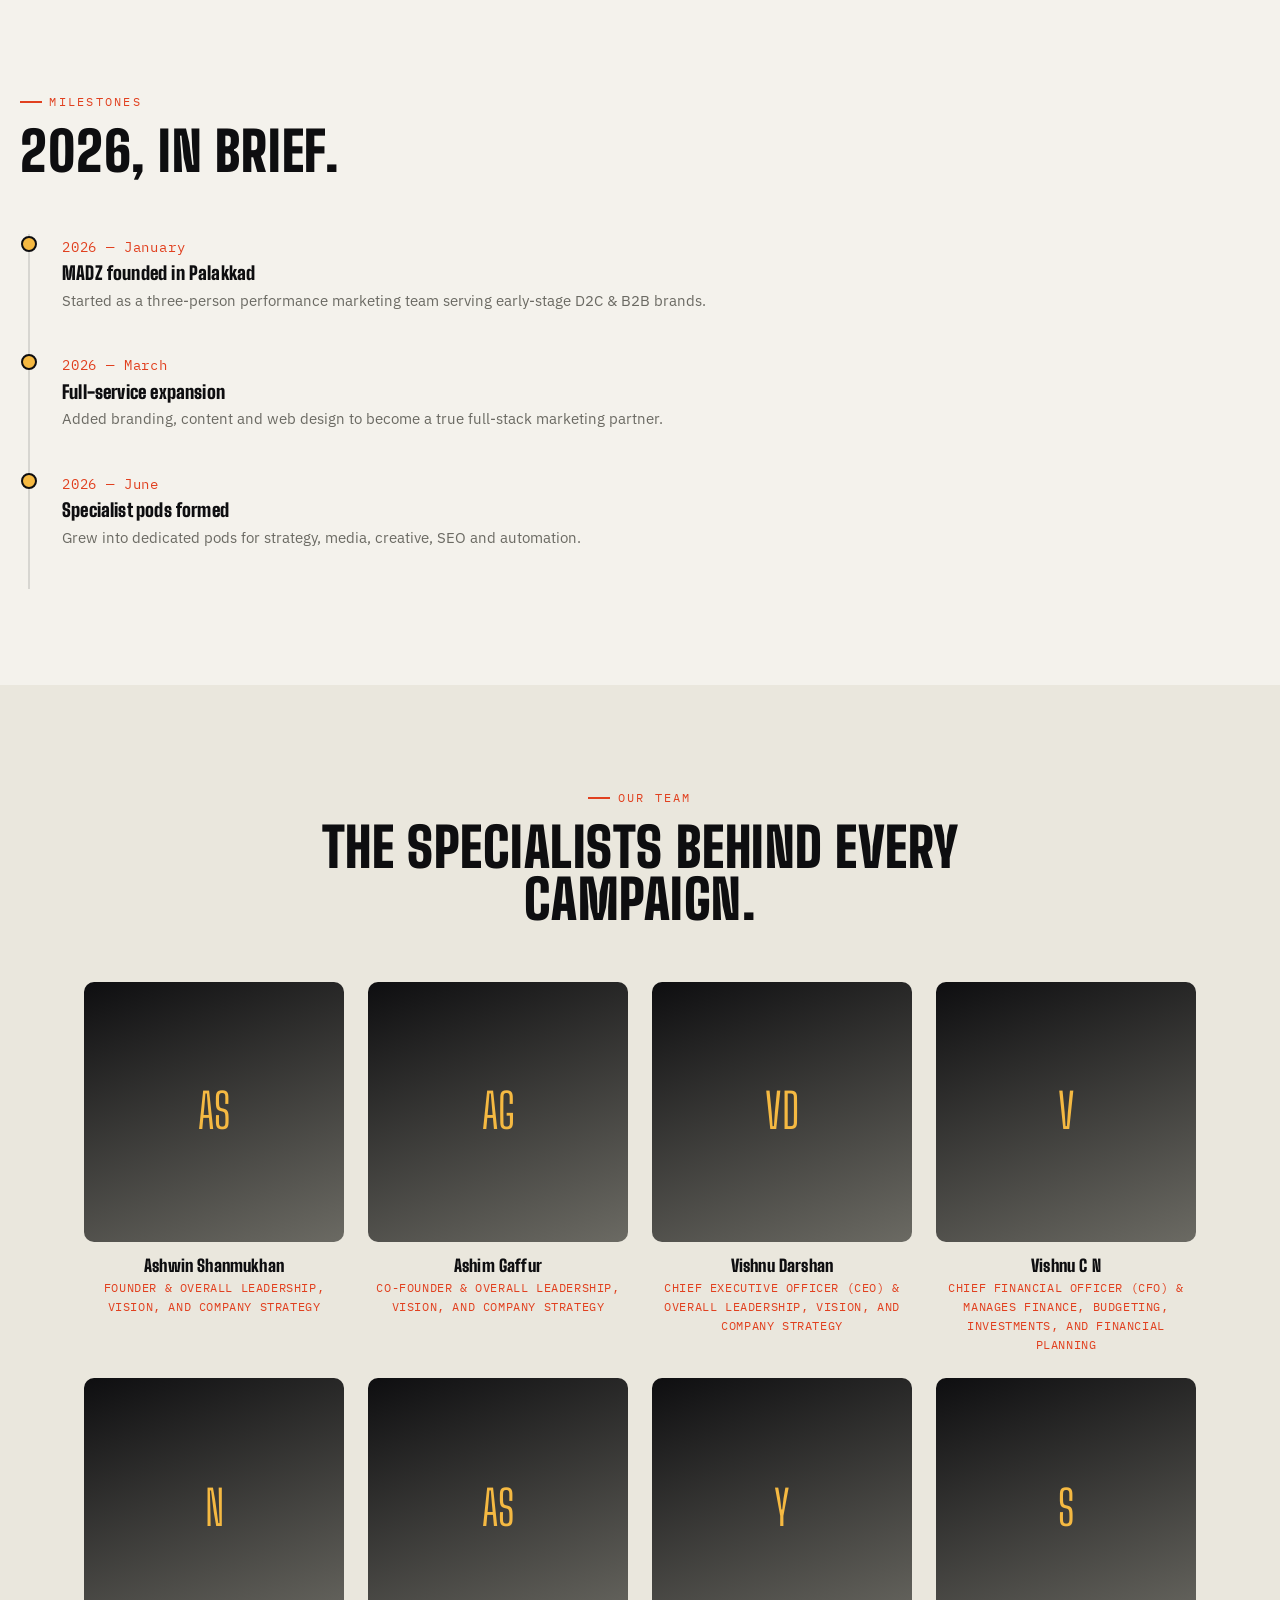
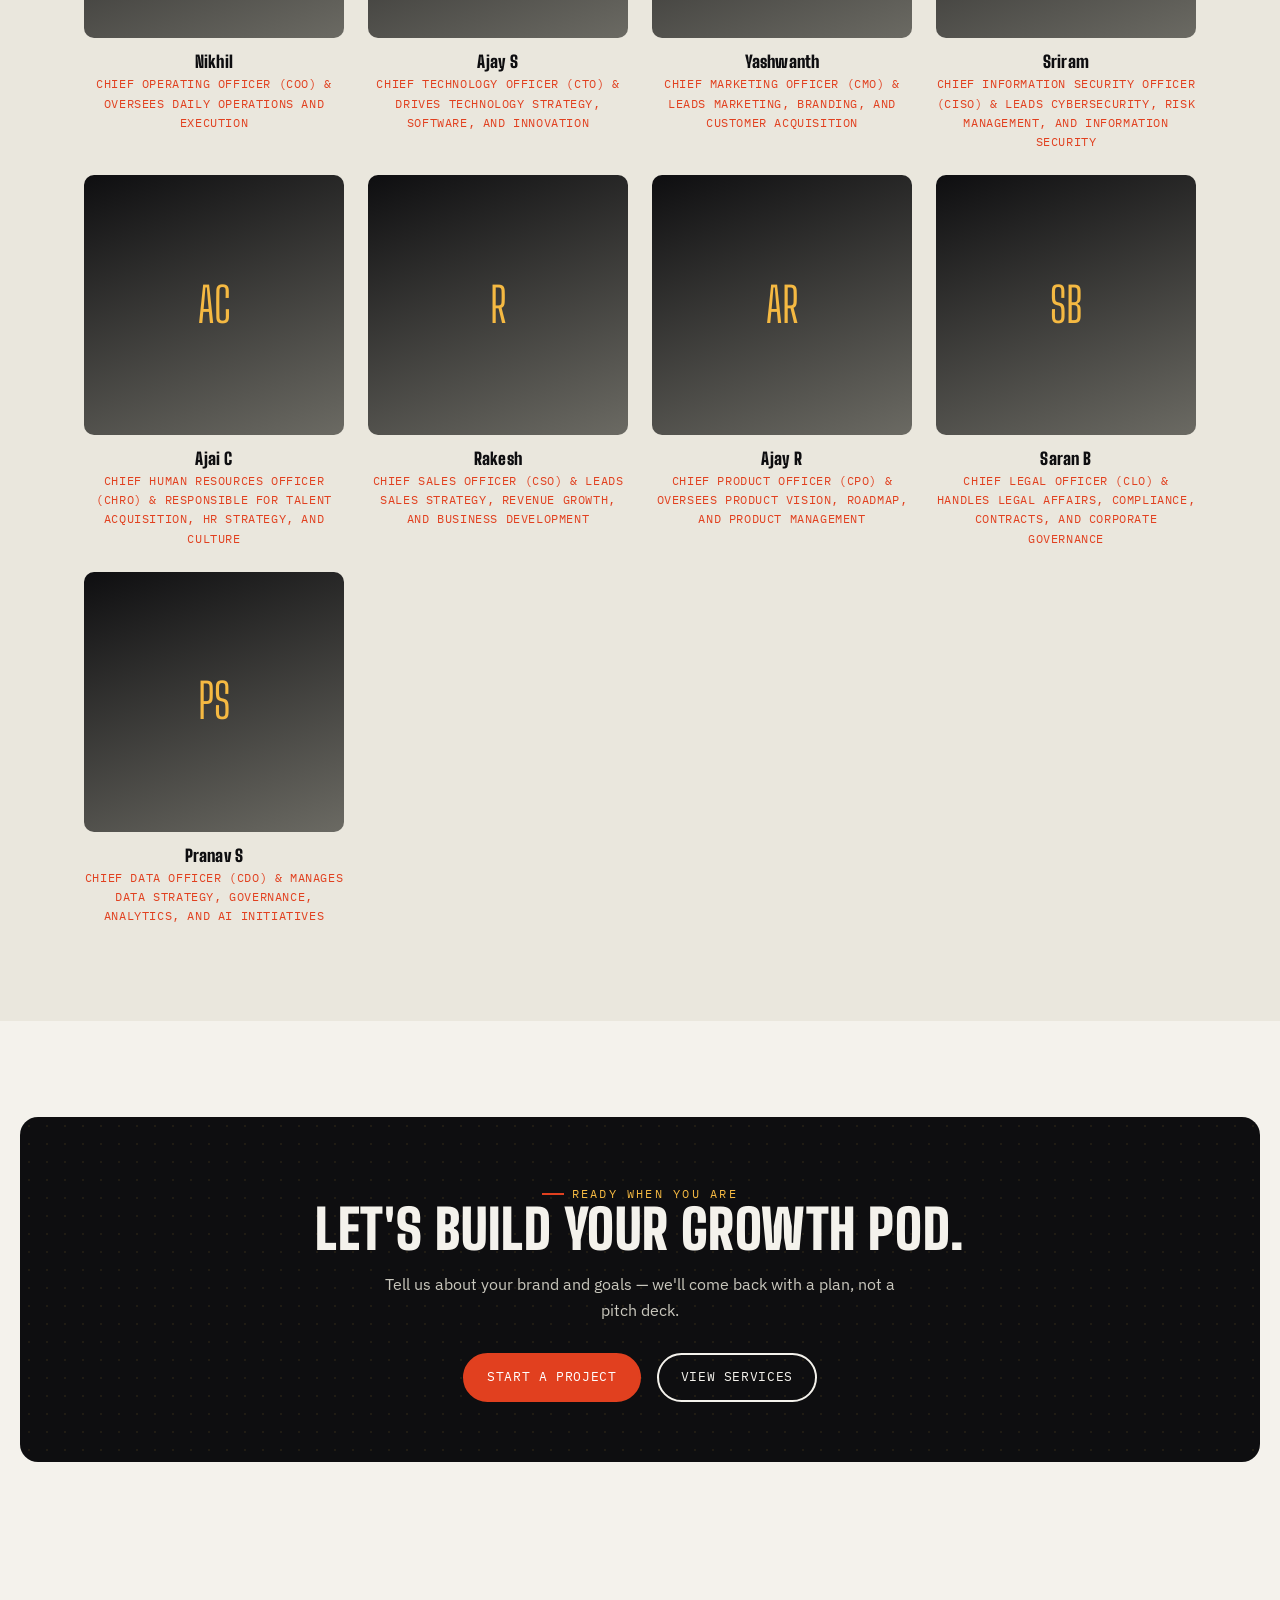
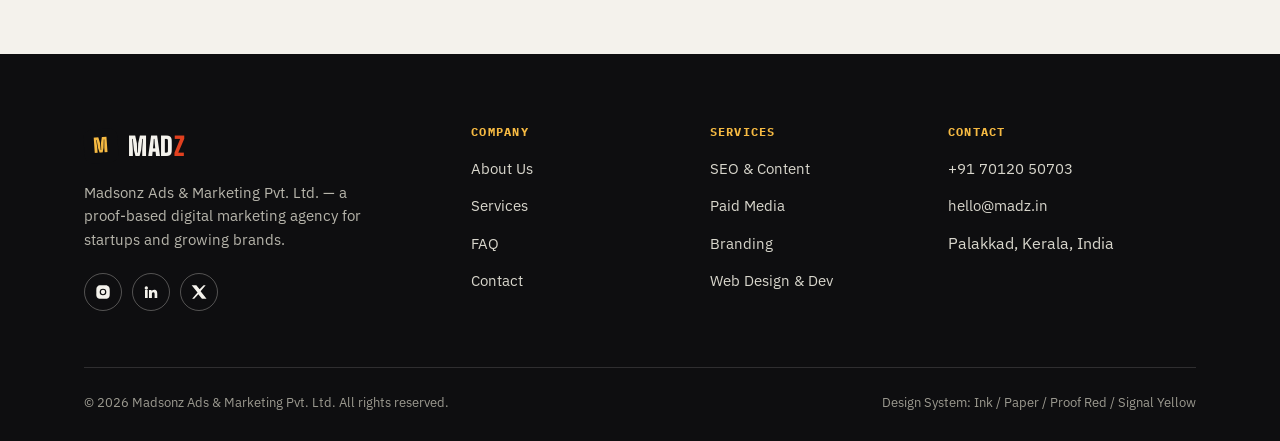
<file: about.html>
<!DOCTYPE html>
<html lang="en">
<head>
<meta charset="UTF-8">
<meta name="viewport" content="width=device-width, initial-scale=1.0">

<!-- ============================================================
     SEO — ABOUT PAGE
     Focus Keyword: about MADZ digital marketing agency
     Secondary Keywords: marketing agency team, agency mission, marketing agency Palakkad
     ============================================================ -->
<title>About MADZ | Our Story, Mission & Team | Madsonz Ads & Marketing</title>
<meta name="description" content="Meet MADZ — Madsonz Ads & Marketing Pvt. Ltd. Learn our story, mission, values and the specialist team behind proof-based marketing for startups and growing brands.">
<meta name="keywords" content="about MADZ, digital marketing agency team, marketing agency mission, Madsonz Ads and Marketing story">
<meta name="author" content="Madsonz Ads & Marketing Pvt. Ltd.">
<link rel="canonical" href="https://www.madz.in/about.html">
<meta name="robots" content="index, follow">

<meta property="og:type" content="website">
<meta property="og:title" content="About MADZ | Our Story, Mission & Team">
<meta property="og:description" content="The story, mission, values and team behind MADZ — a proof-based digital marketing agency for startups and growing brands.">
<meta property="og:url" content="https://www.madz.in/about.html">
<meta property="og:site_name" content="MADZ">
<meta name="twitter:card" content="summary_large_image">

<link rel="icon" type="image/svg+xml" href="data:image/svg+xml,%3Csvg xmlns='http://www.w3.org/2000/svg' viewBox='0 0 100 100'%3E%3Crect width='100' height='100' rx='20' fill='%230E0E10'/%3E%3Ctext x='50' y='68' font-size='58' text-anchor='middle' fill='%23F5B942' font-family='Georgia' font-weight='900'%3EM%3C/text%3E%3C/svg%3E">

<link rel="preconnect" href="https://fonts.googleapis.com">
<link rel="preconnect" href="https://fonts.gstatic.com" crossorigin>
<link href="https://fonts.googleapis.com/css2?family=Big+Shoulders+Display:wght@900&family=IBM+Plex+Mono:wght@400;500;700&family=IBM+Plex+Sans:wght@400;500;600;700&display=swap" rel="stylesheet">
<link rel="stylesheet" href="css/style.css">
</head>
<body>

<header class="site-header">
  <nav class="nav" aria-label="Primary">
    <a href="index.html" class="brand" aria-label="MADZ home">
      <span class="mark" aria-hidden="true">M</span>
      <span class="full">MAD<em>Z</em></span>
      <small class="company-name">Madsonz Ads &amp; Marketing Pvt. Ltd.</small>   
    </a>
    <ul class="nav-links">
      <li><a href="index.html">Home</a></li>
      <li><a href="about.html" aria-current="page">About</a></li>
      <li><a href="services.html">Services</a></li>
      <li><a href="faq.html">FAQ</a></li>
      <li><a href="contact.html">Contact</a></li>
    </ul>
    <div class="nav-actions">
      <button class="theme-toggle" data-theme-toggle aria-pressed="false" aria-label="Toggle dark mode">
        <span class="dot" aria-hidden="true">☾</span>
      </button>
      <a href="contact.html" class="btn btn-dark">Start a Project</a>
      <button class="nav-toggle" data-nav-toggle aria-label="Open menu" aria-expanded="false"><span></span></button>
    </div>
  </nav>
  <div class="mobile-panel" data-mobile-panel>
    <ul class="nav-links">
      <li><a href="index.html">Home</a></li>
      <li><a href="about.html">About</a></li>
      <li><a href="services.html">Services</a></li>
      <li><a href="faq.html">FAQ</a></li>
      <li><a href="contact.html">Contact</a></li>
    </ul>
    <a href="contact.html" class="btn btn-primary btn-block">Start a Project</a>
  </div>
</header>

<main id="main">

  <!-- PAGE HERO -->
  <section class="page-hero container">
    <span class="eyebrow">About MADZ</span>
    <h1 class="reveal">A small agency that thinks like an in-house growth team.</h1>
    <p class="section-lede reveal">Madsonz Ads &amp; Marketing Pvt. Ltd. was built for one reason: to give startups and mid-size brands the strategic thinking of a big agency without the bloat, jargon or six-week sign-off cycles.</p>
    <p class="breadcrumb"><a href="index.html">Home</a> / About Us</p>
  </section>

  <!-- STORY -->
  <section class="section container">
    <div class="about-grid">
      <div class="reveal">
        <span class="eyebrow">Our Story</span>
        <h2>Started in Palakkad. Still obsessed with proof.</h2>
      </div>
      <div class="reveal">
        <p class="section-lede" style="max-width:none;">MADZ began in 2026 when three performance marketers got tired of watching startup founders get sold vague "brand awareness" packages with no attached numbers. We started with three clients and a shared spreadsheet of every metric that mattered. And now, that obsession with measurable proof is still how every campaign gets built, reported and improved.</p>
        <p class="section-lede" style="max-width:none;margin-top:16px;">Today MADZ is a full-stack digital marketing agency &mdash; strategy, creative, media buying, SEO and web &mdash; built specifically around the pace and budget realities of startups and growing brands.</p>
      </div>
    </div>
  </section>

  <!-- MISSION / VISION / VALUES -->
  <section class="section section-alt">
    <div class="container">
      <div class="section-head center reveal">
        <span class="eyebrow">What Drives Us</span>
        <h2>Mission, vision &amp; the values behind the work.</h2>
      </div>
      <div class="value-grid reveal">
        <div class="feature-card">
          <div class="icon-box" aria-hidden="true"><svg width="22" height="22" viewBox="0 0 24 24" fill="none" stroke="currentColor" stroke-width="2"><path d="M12 2l3 7h7l-5.5 4.5L18 21l-6-4-6 4 1.5-7.5L2 9h7z"/></svg></div>
          <h3>Our Mission</h3>
          <p>Turn every marketing rupee into a traceable result for startups and growing brands.</p>
        </div>
        <div class="feature-card">
          <div class="icon-box" aria-hidden="true"><svg width="22" height="22" viewBox="0 0 24 24" fill="none" stroke="currentColor" stroke-width="2"><circle cx="12" cy="12" r="3"/><path d="M2 12s4-7 10-7 10 7 10 7-4 7-10 7-10-7-10-7z"/></svg></div>
          <h3>Our Vision</h3>
          <p>Become the most trusted growth partner for India's next generation of founders.</p>
        </div>
        <div class="feature-card">
          <div class="icon-box" aria-hidden="true"><svg width="22" height="22" viewBox="0 0 24 24" fill="none" stroke="currentColor" stroke-width="2"><path d="M9 12l2 2 4-4"/><circle cx="12" cy="12" r="9"/></svg></div>
          <h3>Proof Over Promises</h3>
          <p>We show our work — dashboards, reports and numbers a founder can actually verify.</p>
        </div>
        <div class="feature-card">
          <div class="icon-box" aria-hidden="true"><svg width="22" height="22" viewBox="0 0 24 24" fill="none" stroke="currentColor" stroke-width="2"><path d="M13 2 3 14h7l-1 8 11-14h-7z"/></svg></div>
          <h3>Speed With Craft</h3>
          <p>Lean pods that move fast without cutting corners on strategy or design quality.</p>
        </div>
      </div>
    </div>
  </section>

  <!-- MILESTONES -->
  <section class="section container">
    <div class="section-head reveal">
      <span class="eyebrow">Milestones</span>
      <h2>2026, in brief.</h2>
    </div>
    <div class="milestones reveal">
      <div class="milestone">
        <span class="year mono">2026 — January</span>
        <h3>MADZ founded in Palakkad</h3>
        <p>Started as a three-person performance marketing team serving early-stage D2C &amp; B2B brands.</p>
      </div>
      <div class="milestone">
        <span class="year mono">2026 — March</span>
        <h3>Full-service expansion</h3>
        <p>Added branding, content and web design to become a true full-stack marketing partner.</p>
      </div>
      <div class="milestone">
        <span class="year mono">2026 — June</span>
        <h3>Specialist pods formed</h3>
        <p>Grew into dedicated pods for strategy, media, creative, SEO and automation.</p>
      </div>
    </div>
  </section>

  <!-- TEAM (full) -->
  <section class="section section-alt" id="team">
    <div class="container">
      <div class="section-head center reveal">
        <span class="eyebrow">Our Team</span>
        <h2>The specialists behind every campaign.</h2>
      </div>
      <div class="team-grid reveal">
        <div class="team-card">
          <div class="team-photo"><span aria-hidden="true">AS</span></div>
          <h3>Ashwin Shanmukhan</h3>
          <div class="role">Founder &amp; Overall leadership, vision, and company strategy</div>
        </div>
        <div class="team-card">
          <div class="team-photo"><span aria-hidden="true">AG</span></div>
          <h3>Ashim Gaffur</h3>
          <div class="role">Co-Founder &amp; Overall leadership, vision, and company strategy</div>
        </div>
        <div class="team-card">
          <div class="team-photo"><span aria-hidden="true">VD</span></div>
          <h3>Vishnu Darshan</h3>
          <div class="role">Chief Executive Officer (CEO) &amp; Overall leadership, vision, and company strategy</div>
        </div>
        <div class="team-card">
          <div class="team-photo"><span aria-hidden="true">V</span></div>
          <h3>Vishnu C N</h3>
          <div class="role">Chief Financial Officer (CFO) &amp; Manages finance, budgeting, investments, and financial planning</div>
        </div>
        <div class="team-card">
          <div class="team-photo"><span aria-hidden="true">N</span></div>
          <h3>Nikhil</h3>
          <div class="role">Chief Operating Officer (COO) &amp; Oversees daily operations and execution</div>
        </div>
        <div class="team-card">
          <div class="team-photo"><span aria-hidden="true">AS</span></div>
          <h3>Ajay S</h3>
          <div class="role">Chief Technology Officer (CTO) &amp; Drives technology strategy, software, and innovation</div>
        </div>
        <div class="team-card">
          <div class="team-photo"><span aria-hidden="true">Y</span></div>
          <h3>Yashwanth</h3>
          <div class="role">Chief Marketing Officer (CMO) &amp; Leads marketing, branding, and customer acquisition</div>
        </div>
        <div class="team-card">
          <div class="team-photo"><span aria-hidden="true">S</span></div>
          <h3>Sriram</h3>
          <div class="role">Chief Information Security Officer (CISO) &amp; Leads cybersecurity, risk management, and information security</div>
        </div>
        <div class="team-card">
          <div class="team-photo"><span aria-hidden="true">AC</span></div>
          <h3>Ajai C</h3>
          <div class="role">Chief Human Resources Officer (CHRO) &amp; Responsible for talent acquisition, HR strategy, and culture</div>
        </div>
        <div class="team-card">
          <div class="team-photo"><span aria-hidden="true">R</span></div>
          <h3>Rakesh</h3>
          <div class="role">Chief Sales Officer (CSO) &amp; Leads sales strategy, revenue growth, and business development</div>
        </div>
        <div class="team-card">
          <div class="team-photo"><span aria-hidden="true">AR</span></div>
          <h3>Ajay R</h3>
          <div class="role">Chief Product Officer (CPO) &amp; Oversees product vision, roadmap, and product management</div>
        </div>
        <div class="team-card">
          <div class="team-photo"><span aria-hidden="true">SB</span></div>
          <h3>Saran B</h3>
          <div class="role">Chief Legal Officer (CLO) &amp; Handles legal affairs, compliance, contracts, and corporate governance</div>
        </div>
        <div class="team-card">
          <div class="team-photo"><span aria-hidden="true">PS</span></div>
          <h3>Pranav S</h3>
          <div class="role">Chief Data Officer (CDO) &amp; Manages data strategy, governance, analytics, and AI initiatives</div>
        </div>
      </div>
    </div>
  </section>

  <!-- CTA -->
  <section class="section container">
    <div class="cta-banner reveal">
      <div class="grain" aria-hidden="true"></div>
      <span class="eyebrow" style="color:var(--signal-yellow);">Ready When You Are</span>
      <h2>Let's build your growth pod.</h2>
      <p>Tell us about your brand and goals — we'll come back with a plan, not a pitch deck.</p>
      <div class="hero-cta">
        <a href="contact.html" class="btn btn-primary">Start a Project</a>
        <a href="services.html" class="btn btn-ghost" style="border:2px solid var(--paper);color:var(--paper);">View Services</a>
      </div>
    </div>
  </section>

</main>

<footer class="site-footer">
  <div class="container">
    <div class="footer-grid">
      <div>
        <a href="index.html" class="brand" aria-label="MADZ home">
          <span class="mark" aria-hidden="true">M</span>
          <span class="full">MAD<em>Z</em></span>
        </a>
        <p class="footer-desc">Madsonz Ads &amp; Marketing Pvt. Ltd. — a proof-based digital marketing agency for startups and growing brands.</p>
        <div class="social-row">
          <a href="https://www.instagram.com/madz.agency" aria-label="MADZ on Instagram" target="_blank" rel="noopener"><svg width="16" height="16" viewBox="0 0 24 24" fill="currentColor"><path d="M12 2c2.7 0 3 .01 4.1.06 1.1.05 1.8.22 2.5.47.7.27 1.2.6 1.8 1.2.6.6.9 1.1 1.2 1.8.25.7.42 1.4.47 2.5.05 1.1.06 1.4.06 4.1s-.01 3-.06 4.1c-.05 1.1-.22 1.8-.47 2.5-.27.7-.6 1.2-1.2 1.8-.6.6-1.1.9-1.8 1.2-.7.25-1.4.42-2.5.47-1.1.05-1.4.06-4.1.06s-3-.01-4.1-.06c-1.1-.05-1.8-.22-2.5-.47-.7-.27-1.2-.6-1.8-1.2-.6-.6-.9-1.1-1.2-1.8-.25-.7-.42-1.4-.47-2.5C2.01 15 2 14.7 2 12s.01-3 .06-4.1c.05-1.1.22-1.8.47-2.5.27-.7.6-1.2 1.2-1.8.6-.6 1.1-.9 1.8-1.2.7-.25 1.4-.42 2.5-.47C9 2.01 9.3 2 12 2zm0 5a5 5 0 100 10 5 5 0 000-10zm0 8.2a3.2 3.2 0 110-6.4 3.2 3.2 0 010 6.4zm5.2-8.4a1.2 1.2 0 11-2.4 0 1.2 1.2 0 012.4 0z"/></svg></a>
          <a href="https://www.linkedin.com/company/madz-agency" aria-label="MADZ on LinkedIn" target="_blank" rel="noopener"><svg width="16" height="16" viewBox="0 0 24 24" fill="currentColor"><path d="M4.98 3.5a2.5 2.5 0 11-.02 5 2.5 2.5 0 01.02-5zM3 9h4v12H3zM9 9h3.8v1.7h.05c.53-1 1.83-2.1 3.77-2.1 4.03 0 4.78 2.65 4.78 6.1V21h-4v-5.6c0-1.34-.02-3.06-1.87-3.06-1.87 0-2.16 1.46-2.16 2.96V21H9z"/></svg></a>
          <a href="https://twitter.com/madz_agency" aria-label="MADZ on X (Twitter)" target="_blank" rel="noopener"><svg width="16" height="16" viewBox="0 0 24 24" fill="currentColor"><path d="M18.9 2H22l-7.6 8.7L23.3 22h-6.9l-5.4-6.6L4.8 22H1.7l8.1-9.3L1 2h7l4.9 6z"/></svg></a>
        </div>
      </div>
      <div class="footer-col">
        <h4>Company</h4>
        <ul>
          <li><a href="about.html">About Us</a></li>
          <li><a href="services.html">Services</a></li>
          <li><a href="faq.html">FAQ</a></li>
          <li><a href="contact.html">Contact</a></li>
        </ul>
      </div>
      <div class="footer-col">
        <h4>Services</h4>
        <ul>
          <li><a href="services.html#seo">SEO &amp; Content</a></li>
          <li><a href="services.html#ads">Paid Media</a></li>
          <li><a href="services.html#branding">Branding</a></li>
          <li><a href="services.html#web">Web Design &amp; Dev</a></li>
        </ul>
      </div>
      <div class="footer-col">
        <h4>Contact</h4>
        <ul>
          <li><a href="tel:+917012050703">+91 70120 50703</a></li>
          <li><a href="mailto:hello@madz.in">hello@madz.in</a></li>
          <li><span style="color:#D8D6CC;">Palakkad, Kerala, India</span></li>
        </ul>
      </div>
    </div>
    <div class="footer-bottom">
      <span>&copy; <span data-year>2026</span> Madsonz Ads &amp; Marketing Pvt. Ltd. All rights reserved.</span>
      <span>Design System: Ink / Paper / Proof Red / Signal Yellow</span>
    </div>
  </div>
</footer>

<div class="float-stack">
  <a class="fab fab-whatsapp" href="https://wa.me/917012050703?text=Hi%20MADZ%2C%20I%27d%20like%20to%20talk%20about%20a%20project." target="_blank" rel="noopener" aria-label="Chat with MADZ on WhatsApp">
    <svg width="26" height="26" viewBox="0 0 24 24" fill="currentColor"><path d="M12.04 2C6.58 2 2.13 6.45 2.13 11.91c0 1.75.46 3.45 1.32 4.95L2 22l5.28-1.39a9.9 9.9 0 004.76 1.21h.01c5.46 0 9.9-4.45 9.9-9.91C21.96 6.45 17.5 2 12.04 2zm5.83 14.16c-.25.7-1.46 1.34-2.02 1.42-.52.08-1.17.11-1.89-.12-.44-.14-1-.32-1.72-.62-3.03-1.31-5-4.36-5.15-4.56-.15-.2-1.23-1.64-1.23-3.13 0-1.49.78-2.22 1.06-2.52.28-.3.6-.37.8-.37.2 0 .4 0 .58.01.19.01.44-.07.68.52.25.6.85 2.09.93 2.24.08.15.13.33.02.53-.1.2-.15.33-.3.5-.15.18-.31.4-.44.53-.15.15-.3.31-.13.6.17.3.76 1.26 1.64 2.04 1.13 1 2.08 1.32 2.38 1.47.3.15.47.13.65-.07.18-.2.75-.87.95-1.17.2-.3.4-.25.68-.15.28.1 1.77.84 2.07.99.3.15.5.22.57.35.08.13.08.72-.17 1.4z"/></svg>
  </a>
  <button class="fab fab-top" data-back-top aria-label="Back to top">
    <svg width="20" height="20" viewBox="0 0 24 24" fill="none" stroke="currentColor" stroke-width="2"><path d="M12 19V5M5 12l7-7 7 7"/></svg>
  </button>
</div>

<script src="js/main.js"></script>
</body>
</html>
</file>
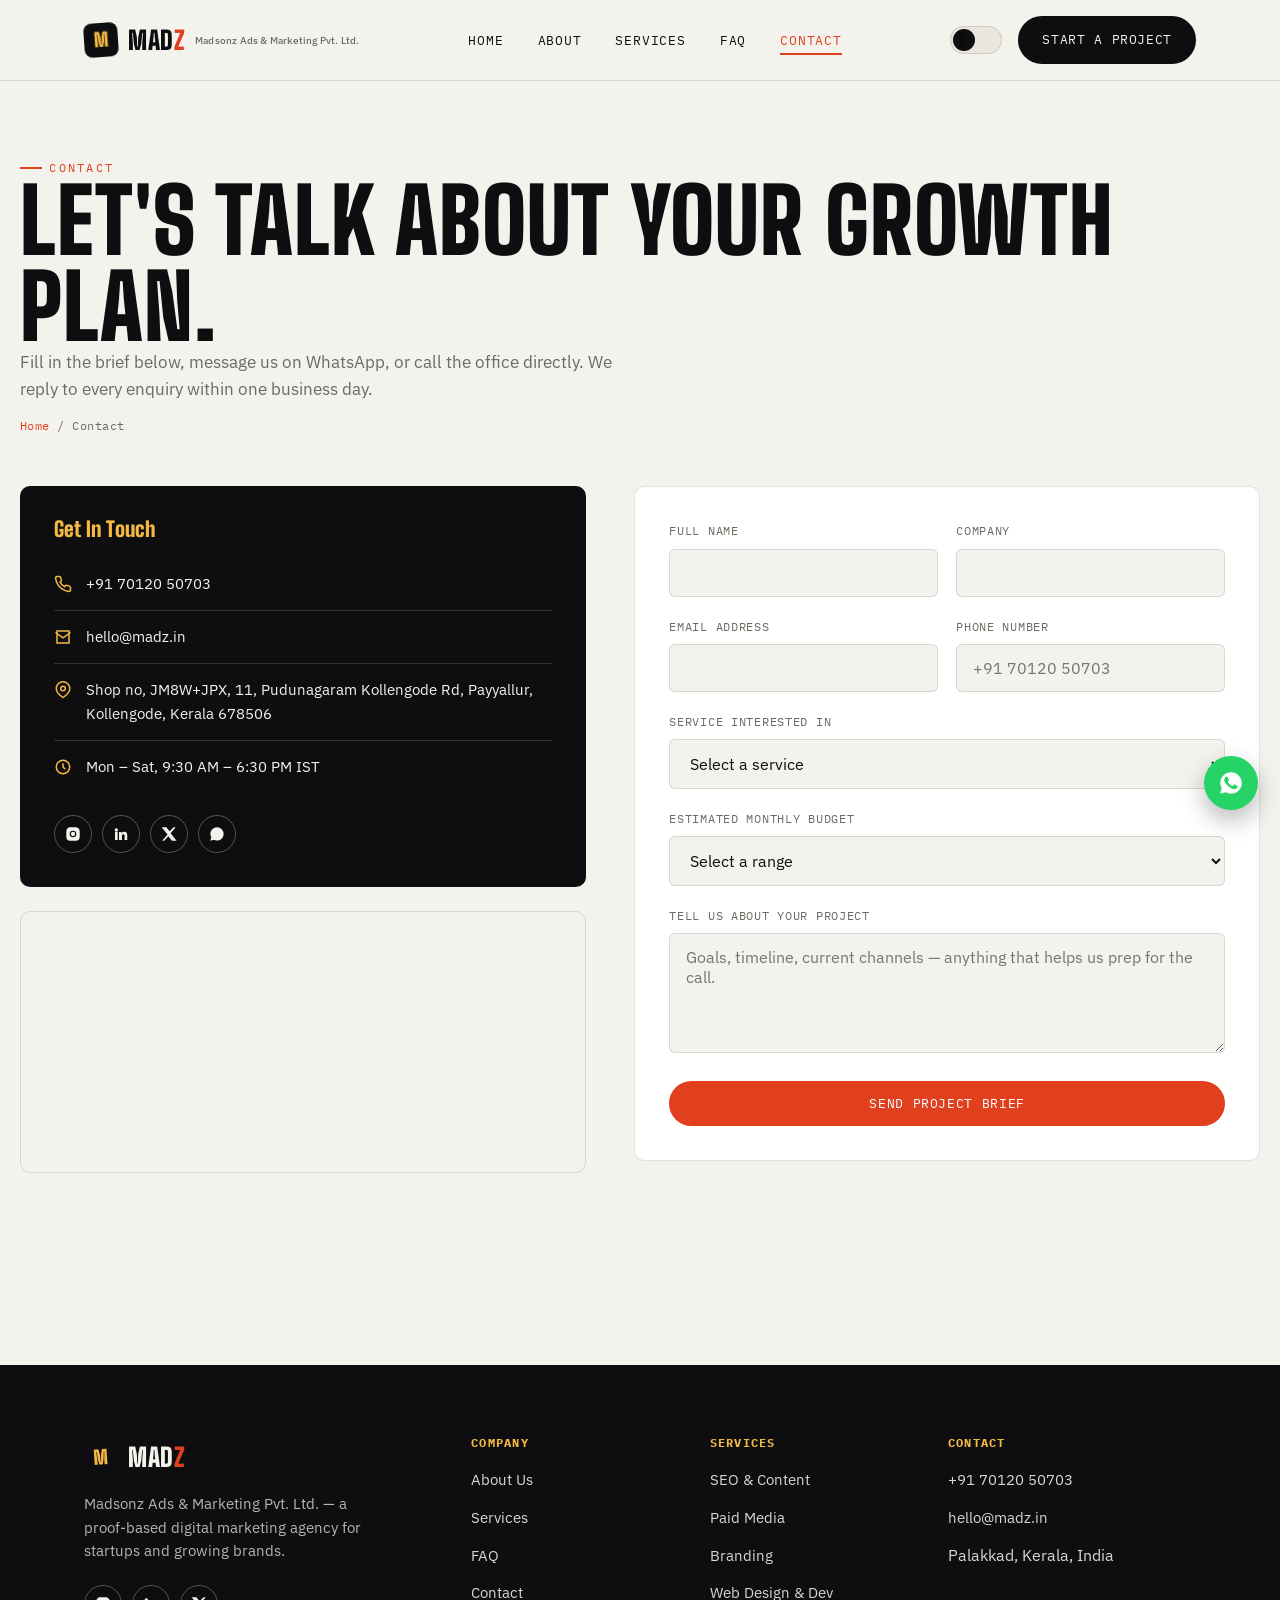
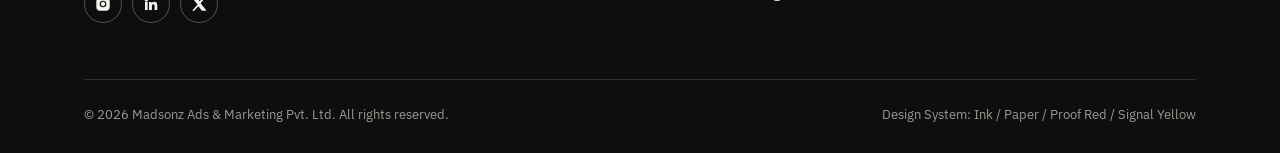
<file: contact.html>
<!DOCTYPE html>
<html lang="en">
<head>
<meta charset="UTF-8">
<meta name="viewport" content="width=device-width, initial-scale=1.0">

<!-- ============================================================
     SEO — CONTACT PAGE
     Focus Keyword: contact digital marketing agency Palakkad
     Secondary Keywords: MADZ contact, get a marketing quote, book marketing consultation
     ============================================================ -->
<title>Contact MADZ | Get a Free Marketing Consultation</title>
<meta name="description" content="Get in touch with MADZ — Madsonz Ads & Marketing Pvt. Ltd. Book a free consultation, chat on WhatsApp, or send us your project brief today.">
<meta name="keywords" content="contact MADZ, marketing agency contact, book marketing consultation, Madsonz Ads and Marketing office">
<meta name="author" content="Madsonz Ads & Marketing Pvt. Ltd.">
<link rel="canonical" href="https://www.madz.in/contact.html">
<meta name="robots" content="index, follow">

<meta property="og:type" content="website">
<meta property="og:title" content="Contact MADZ | Get a Free Marketing Consultation">
<meta property="og:description" content="Book a free consultation with MADZ. Office in Kollengode, Palakkad — reach us by phone, email, WhatsApp or the form below.">
<meta property="og:url" content="https://www.madz.in/contact.html">
<meta property="og:site_name" content="MADZ">
<meta name="twitter:card" content="summary_large_image">

<link rel="icon" type="image/svg+xml" href="data:image/svg+xml,%3Csvg xmlns='http://www.w3.org/2000/svg' viewBox='0 0 100 100'%3E%3Crect width='100' height='100' rx='20' fill='%230E0E10'/%3E%3Ctext x='50' y='68' font-size='58' text-anchor='middle' fill='%23F5B942' font-family='Georgia' font-weight='900'%3EM%3C/text%3E%3C/svg%3E">

<link rel="preconnect" href="https://fonts.googleapis.com">
<link rel="preconnect" href="https://fonts.gstatic.com" crossorigin>
<link href="https://fonts.googleapis.com/css2?family=Big+Shoulders+Display:wght@900&family=IBM+Plex+Mono:wght@400;500;700&family=IBM+Plex+Sans:wght@400;500;600;700&display=swap" rel="stylesheet">
<link rel="stylesheet" href="css/style.css">

<script type="application/ld+json">
{
  "@context": "https://schema.org",
  "@type": "ContactPage",
  "name": "Contact MADZ",
  "url": "https://www.madz.in/contact.html"
}
</script>
</head>
<body>

<header class="site-header">
  <nav class="nav" aria-label="Primary">
    <a href="index.html" class="brand" aria-label="MADZ home">
      <span class="mark" aria-hidden="true">M</span>
      <span class="full">MAD<em>Z</em></span>
      <small class="company-name">Madsonz Ads &amp; Marketing Pvt. Ltd.</small>   
    </a>
    <ul class="nav-links">
      <li><a href="index.html">Home</a></li>
      <li><a href="about.html">About</a></li>
      <li><a href="services.html">Services</a></li>
      <li><a href="faq.html">FAQ</a></li>
      <li><a href="contact.html" aria-current="page">Contact</a></li>
    </ul>
    <div class="nav-actions">
      <button class="theme-toggle" data-theme-toggle aria-pressed="false" aria-label="Toggle dark mode">
        <span class="dot" aria-hidden="true">☾</span>
      </button>
      <a href="contact.html" class="btn btn-dark">Start a Project</a>
      <button class="nav-toggle" data-nav-toggle aria-label="Open menu" aria-expanded="false"><span></span></button>
    </div>
  </nav>
  <div class="mobile-panel" data-mobile-panel>
    <ul class="nav-links">
      <li><a href="index.html">Home</a></li>
      <li><a href="about.html">About</a></li>
      <li><a href="services.html">Services</a></li>
      <li><a href="faq.html">FAQ</a></li>
      <li><a href="contact.html">Contact</a></li>
    </ul>
    <a href="contact.html" class="btn btn-primary btn-block">Start a Project</a>
  </div>
</header>

<main id="main">

  <section class="page-hero container">
    <span class="eyebrow">Contact</span>
    <h1 class="reveal">Let's talk about your growth plan.</h1>
    <p class="section-lede reveal">Fill in the brief below, message us on WhatsApp, or call the office directly. We reply to every enquiry within one business day.</p>
    <p class="breadcrumb"><a href="index.html">Home</a> / Contact</p>
  </section>

  <section class="section container" style="padding-top:0;">
    <div class="contact-grid">

      <div class="reveal">
        <div class="contact-info-card">
          <h3>Get In Touch</h3>
          <div class="contact-line">
            <svg width="18" height="18" viewBox="0 0 24 24" fill="none" stroke="currentColor" stroke-width="2"><path d="M22 16.9v3a2 2 0 0 1-2.2 2 19.8 19.8 0 0 1-8.6-3.1 19.5 19.5 0 0 1-6-6A19.8 19.8 0 0 1 2.1 4.2 2 2 0 0 1 4.1 2h3a2 2 0 0 1 2 1.7c.1.9.3 1.8.6 2.7a2 2 0 0 1-.5 2.1L8 9.6a16 16 0 0 0 6 6l1.1-1.2a2 2 0 0 1 2.1-.5c.9.3 1.8.5 2.7.6a2 2 0 0 1 1.7 2z"/></svg>
            <span><a href="tel:+917012050703">+91 70120 50703</a></span>
          </div>
          <div class="contact-line">
            <svg width="18" height="18" viewBox="0 0 24 24" fill="none" stroke="currentColor" stroke-width="2"><path d="M4 4h16v16H4z"/><path d="M22 6l-10 7L2 6"/></svg>
            <span><a href="mailto:hello@madz.in">hello@madz.in</a></span>
          </div>
          <div class="contact-line">
            <svg width="18" height="18" viewBox="0 0 24 24" fill="none" stroke="currentColor" stroke-width="2"><path d="M21 10c0 6-9 12-9 12S3 16 3 10a9 9 0 0 1 18 0z"/><circle cx="12" cy="10" r="3"/></svg>
            <span>Shop no, JM8W+JPX, 11, Pudunagaram Kollengode Rd, Payyallur, Kollengode, Kerala 678506</span>
          </div>
          <div class="contact-line">
            <svg width="18" height="18" viewBox="0 0 24 24" fill="none" stroke="currentColor" stroke-width="2"><circle cx="12" cy="12" r="9"/><path d="M12 7v5l3 3"/></svg>
            <span>Mon &ndash; Sat, 9:30 AM &ndash; 6:30 PM IST</span>
          </div>
          <div class="social-row">
            <a href="https://www.instagram.com/madz.agency" aria-label="MADZ on Instagram" target="_blank" rel="noopener"><svg width="16" height="16" viewBox="0 0 24 24" fill="currentColor"><path d="M12 2c2.7 0 3 .01 4.1.06 1.1.05 1.8.22 2.5.47.7.27 1.2.6 1.8 1.2.6.6.9 1.1 1.2 1.8.25.7.42 1.4.47 2.5.05 1.1.06 1.4.06 4.1s-.01 3-.06 4.1c-.05 1.1-.22 1.8-.47 2.5-.27.7-.6 1.2-1.2 1.8-.6.6-1.1.9-1.8 1.2-.7.25-1.4.42-2.5.47-1.1.05-1.4.06-4.1.06s-3-.01-4.1-.06c-1.1-.05-1.8-.22-2.5-.47-.7-.27-1.2-.6-1.8-1.2-.6-.6-.9-1.1-1.2-1.8-.25-.7-.42-1.4-.47-2.5C2.01 15 2 14.7 2 12s.01-3 .06-4.1c.05-1.1.22-1.8.47-2.5.27-.7.6-1.2 1.2-1.8.6-.6 1.1-.9 1.8-1.2.7-.25 1.4-.42 2.5-.47C9 2.01 9.3 2 12 2zm0 5a5 5 0 100 10 5 5 0 000-10zm0 8.2a3.2 3.2 0 110-6.4 3.2 3.2 0 010 6.4zm5.2-8.4a1.2 1.2 0 11-2.4 0 1.2 1.2 0 012.4 0z"/></svg></a>
            <a href="https://www.linkedin.com/company/madz-agency" aria-label="MADZ on LinkedIn" target="_blank" rel="noopener"><svg width="16" height="16" viewBox="0 0 24 24" fill="currentColor"><path d="M4.98 3.5a2.5 2.5 0 11-.02 5 2.5 2.5 0 01.02-5zM3 9h4v12H3zM9 9h3.8v1.7h.05c.53-1 1.83-2.1 3.77-2.1 4.03 0 4.78 2.65 4.78 6.1V21h-4v-5.6c0-1.34-.02-3.06-1.87-3.06-1.87 0-2.16 1.46-2.16 2.96V21H9z"/></svg></a>
            <a href="https://twitter.com/madz_agency" aria-label="MADZ on X (Twitter)" target="_blank" rel="noopener"><svg width="16" height="16" viewBox="0 0 24 24" fill="currentColor"><path d="M18.9 2H22l-7.6 8.7L23.3 22h-6.9l-5.4-6.6L4.8 22H1.7l8.1-9.3L1 2h7l4.9 6z"/></svg></a>
            <a href="https://wa.me/917012050703" aria-label="MADZ on WhatsApp" target="_blank" rel="noopener"><svg width="16" height="16" viewBox="0 0 24 24" fill="currentColor"><path d="M12.04 2C6.58 2 2.13 6.45 2.13 11.91c0 1.75.46 3.45 1.32 4.95L2 22l5.28-1.39a9.9 9.9 0 004.76 1.21h.01c5.46 0 9.9-4.45 9.9-9.91C21.96 6.45 17.5 2 12.04 2z"/></svg></a>
          </div>
        </div>
        <div class="map-embed reveal">
          <iframe
            title="MADZ office location map — Kollengode, Palakkad"
            src="https://www.google.com/maps?q=Kollengode+Palakkad+Kerala&output=embed"
            loading="lazy"
            referrerpolicy="no-referrer-when-downgrade">
          </iframe>
        </div>
      </div>

      <div class="reveal">
        <form class="form-card" data-validate-form novalidate>
          <div class="form-row">
            <div class="field">
              <label for="c-name">Full Name</label>
              <input type="text" id="c-name" name="name" required autocomplete="name">
              <span class="error-msg">Please enter your name.</span>
            </div>
            <div class="field">
              <label for="c-company">Company</label>
              <input type="text" id="c-company" name="company" autocomplete="organization">
            </div>
          </div>
          <div class="form-row">
            <div class="field">
              <label for="c-email">Email Address</label>
              <input type="email" id="c-email" name="email" required autocomplete="email">
              <span class="error-msg">Please enter a valid email address.</span>
            </div>
            <div class="field">
              <label for="c-phone">Phone Number</label>
              <input type="tel" id="c-phone" name="phone" required autocomplete="tel" placeholder="+91 70120 50703">
              <span class="error-msg">Please enter a valid phone number.</span>
            </div>
          </div>
          <div class="field">
            <label for="c-service">Service Interested In</label>
            <select id="c-service" name="service">
              <option value="">Select a service</option>
              <option value="seo">SEO &amp; Content</option>
              <option value="ads">Paid Media</option>
              <option value="social">Social Media Marketing</option>
              <option value="branding">Branding &amp; Identity</option>
              <option value="web">Web Design &amp; Development</option>
              <option value="automation">Marketing Automation</option>
              <option value="full">Full-Stack Retainer</option>
            </select>
          </div>
          <div class="field">
            <label for="c-budget">Estimated Monthly Budget</label>
            <select id="c-budget" name="budget">
              <option value="">Select a range</option>
              <option value="under-50k">Under ₹50,000</option>
              <option value="50k-1.5l">₹50,000 &ndash; ₹1,50,000</option>
              <option value="1.5l-5l">₹1,50,000 &ndash; ₹5,00,000</option>
              <option value="5l-plus">₹5,00,000+</option>
            </select>
          </div>
          <div class="field">
            <label for="c-message">Tell Us About Your Project</label>
            <textarea id="c-message" name="message" required placeholder="Goals, timeline, current channels — anything that helps us prep for the call."></textarea>
            <span class="error-msg">Please add a short project brief.</span>
          </div>
          <button type="submit" class="btn btn-primary btn-block">Send Project Brief</button>
          <div class="form-status" role="status"></div>
        </form>
      </div>
    </div>
  </section>

</main>

<footer class="site-footer">
  <div class="container">
    <div class="footer-grid">
      <div>
        <a href="index.html" class="brand" aria-label="MADZ home">
          <span class="mark" aria-hidden="true">M</span>
          <span class="full">MAD<em>Z</em></span>
        </a>
        <p class="footer-desc">Madsonz Ads &amp; Marketing Pvt. Ltd. — a proof-based digital marketing agency for startups and growing brands.</p>
        <div class="social-row">
          <a href="https://www.instagram.com/madz.agency" aria-label="MADZ on Instagram" target="_blank" rel="noopener"><svg width="16" height="16" viewBox="0 0 24 24" fill="currentColor"><path d="M12 2c2.7 0 3 .01 4.1.06 1.1.05 1.8.22 2.5.47.7.27 1.2.6 1.8 1.2.6.6.9 1.1 1.2 1.8.25.7.42 1.4.47 2.5.05 1.1.06 1.4.06 4.1s-.01 3-.06 4.1c-.05 1.1-.22 1.8-.47 2.5-.27.7-.6 1.2-1.2 1.8-.6.6-1.1.9-1.8 1.2-.7.25-1.4.42-2.5.47-1.1.05-1.4.06-4.1.06s-3-.01-4.1-.06c-1.1-.05-1.8-.22-2.5-.47-.7-.27-1.2-.6-1.8-1.2-.6-.6-.9-1.1-1.2-1.8-.25-.7-.42-1.4-.47-2.5C2.01 15 2 14.7 2 12s.01-3 .06-4.1c.05-1.1.22-1.8.47-2.5.27-.7.6-1.2 1.2-1.8.6-.6 1.1-.9 1.8-1.2.7-.25 1.4-.42 2.5-.47C9 2.01 9.3 2 12 2zm0 5a5 5 0 100 10 5 5 0 000-10zm0 8.2a3.2 3.2 0 110-6.4 3.2 3.2 0 010 6.4zm5.2-8.4a1.2 1.2 0 11-2.4 0 1.2 1.2 0 012.4 0z"/></svg></a>
          <a href="https://www.linkedin.com/company/madz-agency" aria-label="MADZ on LinkedIn" target="_blank" rel="noopener"><svg width="16" height="16" viewBox="0 0 24 24" fill="currentColor"><path d="M4.98 3.5a2.5 2.5 0 11-.02 5 2.5 2.5 0 01.02-5zM3 9h4v12H3zM9 9h3.8v1.7h.05c.53-1 1.83-2.1 3.77-2.1 4.03 0 4.78 2.65 4.78 6.1V21h-4v-5.6c0-1.34-.02-3.06-1.87-3.06-1.87 0-2.16 1.46-2.16 2.96V21H9z"/></svg></a>
          <a href="https://twitter.com/madz_agency" aria-label="MADZ on X (Twitter)" target="_blank" rel="noopener"><svg width="16" height="16" viewBox="0 0 24 24" fill="currentColor"><path d="M18.9 2H22l-7.6 8.7L23.3 22h-6.9l-5.4-6.6L4.8 22H1.7l8.1-9.3L1 2h7l4.9 6z"/></svg></a>
        </div>
      </div>
      <div class="footer-col">
        <h4>Company</h4>
        <ul>
          <li><a href="about.html">About Us</a></li>
          <li><a href="services.html">Services</a></li>
          <li><a href="faq.html">FAQ</a></li>
          <li><a href="contact.html">Contact</a></li>
        </ul>
      </div>
      <div class="footer-col">
        <h4>Services</h4>
        <ul>
          <li><a href="services.html#seo">SEO &amp; Content</a></li>
          <li><a href="services.html#ads">Paid Media</a></li>
          <li><a href="services.html#branding">Branding</a></li>
          <li><a href="services.html#web">Web Design &amp; Dev</a></li>
        </ul>
      </div>
      <div class="footer-col">
        <h4>Contact</h4>
        <ul>
          <li><a href="tel:+917012050703">+91 70120 50703</a></li>
          <li><a href="mailto:hello@madz.in">hello@madz.in</a></li>
          <li><span style="color:#D8D6CC;">Palakkad, Kerala, India</span></li>
        </ul>
      </div>
    </div>
    <div class="footer-bottom">
      <span>&copy; <span data-year>2026</span> Madsonz Ads &amp; Marketing Pvt. Ltd. All rights reserved.</span>
      <span>Design System: Ink / Paper / Proof Red / Signal Yellow</span>
    </div>
  </div>
</footer>

<div class="float-stack">
  <a class="fab fab-whatsapp" href="https://wa.me/917012050703?text=Hi%20MADZ%2C%20I%27d%20like%20to%20talk%20about%20a%20project." target="_blank" rel="noopener" aria-label="Chat with MADZ on WhatsApp">
    <svg width="26" height="26" viewBox="0 0 24 24" fill="currentColor"><path d="M12.04 2C6.58 2 2.13 6.45 2.13 11.91c0 1.75.46 3.45 1.32 4.95L2 22l5.28-1.39a9.9 9.9 0 004.76 1.21h.01c5.46 0 9.9-4.45 9.9-9.91C21.96 6.45 17.5 2 12.04 2zm5.83 14.16c-.25.7-1.46 1.34-2.02 1.42-.52.08-1.17.11-1.89-.12-.44-.14-1-.32-1.72-.62-3.03-1.31-5-4.36-5.15-4.56-.15-.2-1.23-1.64-1.23-3.13 0-1.49.78-2.22 1.06-2.52.28-.3.6-.37.8-.37.2 0 .4 0 .58.01.19.01.44-.07.68.52.25.6.85 2.09.93 2.24.08.15.13.33.02.53-.1.2-.15.33-.3.5-.15.18-.31.4-.44.53-.15.15-.3.31-.13.6.17.3.76 1.26 1.64 2.04 1.13 1 2.08 1.32 2.38 1.47.3.15.47.13.65-.07.18-.2.75-.87.95-1.17.2-.3.4-.25.68-.15.28.1 1.77.84 2.07.99.3.15.5.22.57.35.08.13.08.72-.17 1.4z"/></svg>
  </a>
  <button class="fab fab-top" data-back-top aria-label="Back to top">
    <svg width="20" height="20" viewBox="0 0 24 24" fill="none" stroke="currentColor" stroke-width="2"><path d="M12 19V5M5 12l7-7 7 7"/></svg>
  </button>
</div>

<script src="js/main.js"></script>
</body>
</html>
</file>
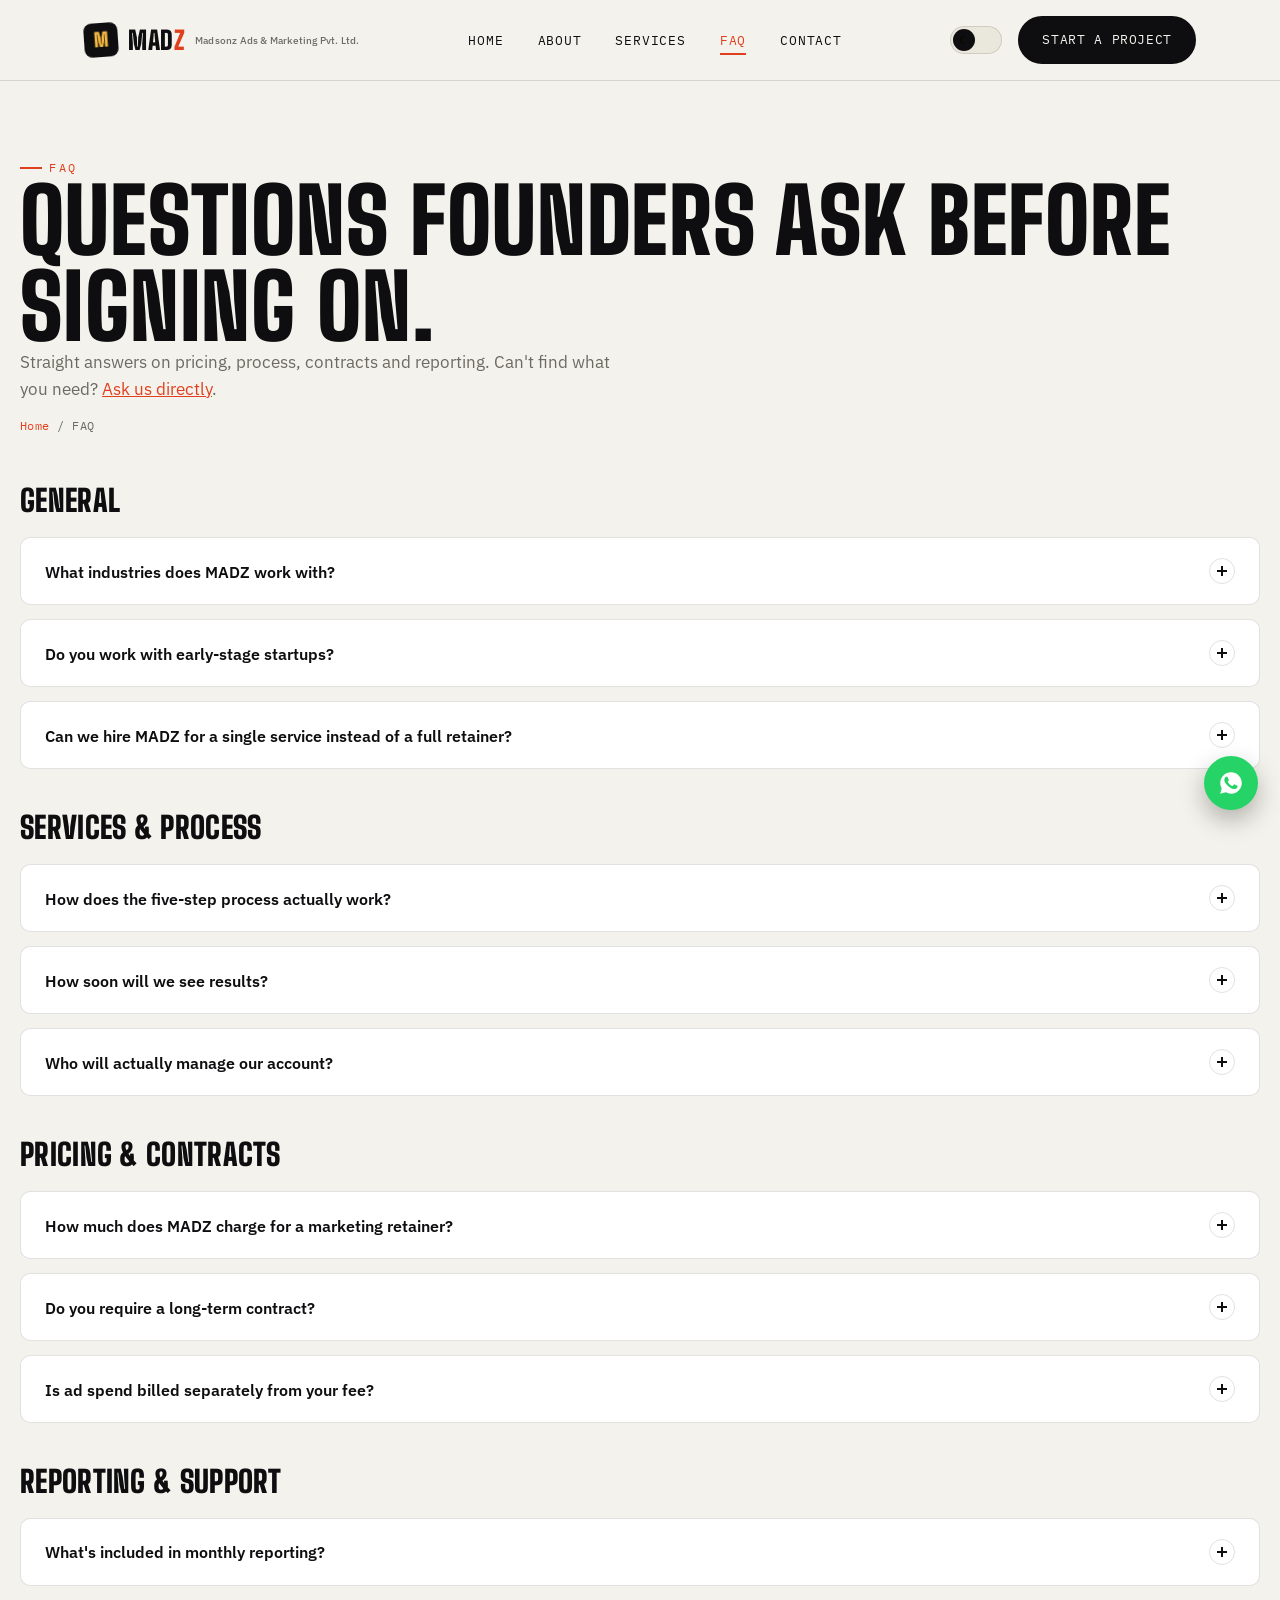
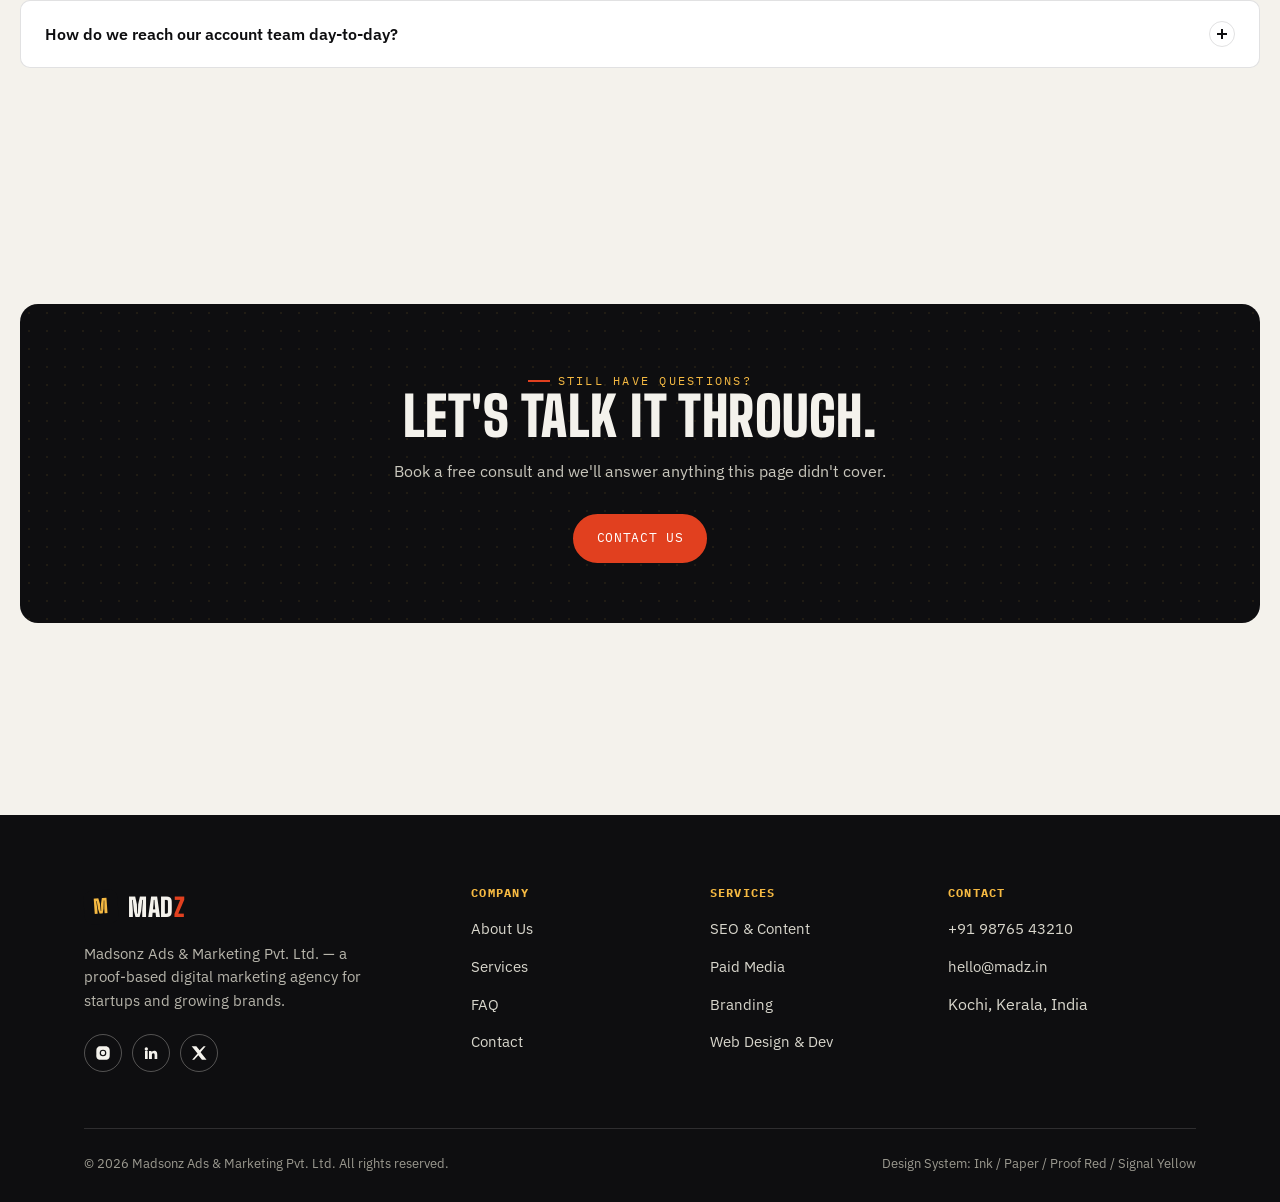
<file: faq.html>
<!DOCTYPE html>
<html lang="en">
<head>
<meta charset="UTF-8">
<meta name="viewport" content="width=device-width, initial-scale=1.0">

<!-- ============================================================
     SEO — FAQ PAGE
     Focus Keyword: digital marketing agency FAQ
     Secondary Keywords: marketing agency pricing, marketing agency process, agency contract terms
     ============================================================ -->
<title>FAQ | Pricing, Process & Contracts Explained | MADZ</title>
<meta name="description" content="Answers to the questions startups and brands ask MADZ most — pricing, contracts, timelines, reporting and how our proof-based marketing process works.">
<meta name="keywords" content="marketing agency FAQ, agency pricing, marketing agency process, MADZ FAQ">
<meta name="author" content="Madsonz Ads & Marketing Pvt. Ltd.">
<link rel="canonical" href="https://www.madz.in/faq.html">
<meta name="robots" content="index, follow">

<meta property="og:type" content="website">
<meta property="og:title" content="FAQ | Pricing, Process & Contracts Explained | MADZ">
<meta property="og:description" content="Everything startups and brands ask before working with MADZ — pricing, contracts, timelines and reporting, answered plainly.">
<meta property="og:url" content="https://www.madz.in/faq.html">
<meta property="og:site_name" content="MADZ">
<meta name="twitter:card" content="summary_large_image">

<link rel="icon" type="image/svg+xml" href="data:image/svg+xml,%3Csvg xmlns='http://www.w3.org/2000/svg' viewBox='0 0 100 100'%3E%3Crect width='100' height='100' rx='20' fill='%230E0E10'/%3E%3Ctext x='50' y='68' font-size='58' text-anchor='middle' fill='%23F5B942' font-family='Georgia' font-weight='900'%3EM%3C/text%3E%3C/svg%3E">

<link rel="preconnect" href="https://fonts.googleapis.com">
<link rel="preconnect" href="https://fonts.gstatic.com" crossorigin>
<link href="https://fonts.googleapis.com/css2?family=Big+Shoulders+Display:wght@900&family=IBM+Plex+Mono:wght@400;500;700&family=IBM+Plex+Sans:wght@400;500;600;700&display=swap" rel="stylesheet">
<link rel="stylesheet" href="css/style.css">

<script type="application/ld+json">
{
  "@context": "https://schema.org",
  "@type": "FAQPage",
  "mainEntity": [
    {"@type":"Question","name":"How much does MADZ charge for a marketing retainer?","acceptedAnswer":{"@type":"Answer","text":"Retainers are scoped to your goals and channel mix, typically starting at a fixed monthly fee plus ad spend for paid media. We share exact numbers after a discovery call."}},
    {"@type":"Question","name":"Do you require a long-term contract?","acceptedAnswer":{"@type":"Answer","text":"Our standard engagement is a 3-month initial term to allow strategies time to show results, after which it runs month-to-month."}},
    {"@type":"Question","name":"How soon will we see results?","acceptedAnswer":{"@type":"Answer","text":"Paid channels typically show early signal within 2-3 weeks; SEO and organic content compound over 3-6 months."}}
  ]
}
</script>
</head>
<body>

<header class="site-header">
  <nav class="nav" aria-label="Primary">
    <a href="index.html" class="brand" aria-label="MADZ home">
      <span class="mark" aria-hidden="true">M</span>
      <span class="full">MAD<em>Z</em></span>
      <small class="company-name">Madsonz Ads &amp; Marketing Pvt. Ltd.</small>   
    </a>
    <ul class="nav-links">
      <li><a href="index.html">Home</a></li>
      <li><a href="about.html">About</a></li>
      <li><a href="services.html">Services</a></li>
      <li><a href="faq.html" aria-current="page">FAQ</a></li>
      <li><a href="contact.html">Contact</a></li>
    </ul>
    <div class="nav-actions">
      <button class="theme-toggle" data-theme-toggle aria-pressed="false" aria-label="Toggle dark mode">
        <span class="dot" aria-hidden="true">☾</span>
      </button>
      <a href="contact.html" class="btn btn-dark">Start a Project</a>
      <button class="nav-toggle" data-nav-toggle aria-label="Open menu" aria-expanded="false"><span></span></button>
    </div>
  </nav>
  <div class="mobile-panel" data-mobile-panel>
    <ul class="nav-links">
      <li><a href="index.html">Home</a></li>
      <li><a href="about.html">About</a></li>
      <li><a href="services.html">Services</a></li>
      <li><a href="faq.html">FAQ</a></li>
      <li><a href="contact.html">Contact</a></li>
    </ul>
    <a href="contact.html" class="btn btn-primary btn-block">Start a Project</a>
  </div>
</header>

<main id="main">

  <section class="page-hero container">
    <span class="eyebrow">FAQ</span>
    <h1 class="reveal">Questions founders ask before signing on.</h1>
    <p class="section-lede reveal">Straight answers on pricing, process, contracts and reporting. Can't find what you need? <a href="contact.html" style="color:var(--accent);text-decoration:underline;">Ask us directly</a>.</p>
    <p class="breadcrumb"><a href="index.html">Home</a> / FAQ</p>
  </section>

  <section class="section container" style="padding-top:0;">

    <div class="faq-cat reveal">
      <h2>General</h2>
      <div class="accordion">
        <div class="accordion-item">
          <button class="accordion-trigger" aria-expanded="false">What industries does MADZ work with?<span class="plus" aria-hidden="true"></span></button>
          <div class="accordion-panel"><div class="accordion-panel-inner">We specialise in startups and mid-size brands across D2C, fintech, SaaS, hospitality and healthtech, but our process adapts to most B2C and B2B categories.</div></div>
        </div>
        <div class="accordion-item">
          <button class="accordion-trigger" aria-expanded="false">Do you work with early-stage startups?<span class="plus" aria-hidden="true"></span></button>
          <div class="accordion-panel"><div class="accordion-panel-inner">Yes — we have flexible retainer tiers built specifically for pre-seed to Series B startups alongside our mid-size brand packages.</div></div>
        </div>
        <div class="accordion-item">
          <button class="accordion-trigger" aria-expanded="false">Can we hire MADZ for a single service instead of a full retainer?<span class="plus" aria-hidden="true"></span></button>
          <div class="accordion-panel"><div class="accordion-panel-inner">Absolutely. Most clients start with one service — usually SEO or paid media — and expand as trust and results build.</div></div>
        </div>
      </div>
    </div>

    <div class="faq-cat reveal">
      <h2>Services &amp; Process</h2>
      <div class="accordion">
        <div class="accordion-item">
          <button class="accordion-trigger" aria-expanded="false">How does the five-step process actually work?<span class="plus" aria-hidden="true"></span></button>
          <div class="accordion-panel"><div class="accordion-panel-inner">Discover, Strategise, Create, Launch and Optimise — see the full breakdown on our <a href="index.html#process" style="color:var(--accent);">Home page process section</a>. Every engagement runs through the same five stages.</div></div>
        </div>
        <div class="accordion-item">
          <button class="accordion-trigger" aria-expanded="false">How soon will we see results?<span class="plus" aria-hidden="true"></span></button>
          <div class="accordion-panel"><div class="accordion-panel-inner">Paid channels typically show early signal within 2–3 weeks; SEO and organic content compound over 3–6 months. We set expectations per channel during onboarding.</div></div>
        </div>
        <div class="accordion-item">
          <button class="accordion-trigger" aria-expanded="false">Who will actually manage our account?<span class="plus" aria-hidden="true"></span></button>
          <div class="accordion-panel"><div class="accordion-panel-inner">A dedicated pod — a named strategist, creative and media buyer — assigned for the life of the engagement, detailed on our <a href="about.html#team" style="color:var(--accent);">About page</a>.</div></div>
        </div>
      </div>
    </div>

    <div class="faq-cat reveal">
      <h2>Pricing &amp; Contracts</h2>
      <div class="accordion">
        <div class="accordion-item">
          <button class="accordion-trigger" aria-expanded="false">How much does MADZ charge for a marketing retainer?<span class="plus" aria-hidden="true"></span></button>
          <div class="accordion-panel"><div class="accordion-panel-inner">Retainers are scoped to your goals and channel mix, typically a fixed monthly fee plus ad spend for paid media. We share exact numbers after a free discovery call.</div></div>
        </div>
        <div class="accordion-item">
          <button class="accordion-trigger" aria-expanded="false">Do you require a long-term contract?<span class="plus" aria-hidden="true"></span></button>
          <div class="accordion-panel"><div class="accordion-panel-inner">Our standard engagement is a 3-month initial term to give strategies time to show results, after which it runs month-to-month.</div></div>
        </div>
        <div class="accordion-item">
          <button class="accordion-trigger" aria-expanded="false">Is ad spend billed separately from your fee?<span class="plus" aria-hidden="true"></span></button>
          <div class="accordion-panel"><div class="accordion-panel-inner">Yes. Ad platforms (Google, Meta, etc.) are billed directly to your own ad account for full transparency; our fee covers strategy, creative and management.</div></div>
        </div>
      </div>
    </div>

    <div class="faq-cat reveal">
      <h2>Reporting &amp; Support</h2>
      <div class="accordion">
        <div class="accordion-item">
          <button class="accordion-trigger" aria-expanded="false">What's included in monthly reporting?<span class="plus" aria-hidden="true"></span></button>
          <div class="accordion-panel"><div class="accordion-panel-inner">A live dashboard, a plain-language written summary and a monthly strategy call with your dedicated pod — no jargon, no vanity metrics.</div></div>
        </div>
        <div class="accordion-item">
          <button class="accordion-trigger" aria-expanded="false">How do we reach our account team day-to-day?<span class="plus" aria-hidden="true"></span></button>
          <div class="accordion-panel"><div class="accordion-panel-inner">Via a shared Slack or WhatsApp channel with your pod, plus scheduled calls — see our <a href="contact.html" style="color:var(--accent);">Contact page</a> for direct lines.</div></div>
        </div>
      </div>
    </div>

  </section>

  <section class="section container">
    <div class="cta-banner reveal">
      <div class="grain" aria-hidden="true"></div>
      <span class="eyebrow" style="color:var(--signal-yellow);">Still Have Questions?</span>
      <h2>Let's talk it through.</h2>
      <p>Book a free consult and we'll answer anything this page didn't cover.</p>
      <div class="hero-cta">
        <a href="contact.html" class="btn btn-primary">Contact Us</a>
      </div>
    </div>
  </section>

</main>

<footer class="site-footer">
  <div class="container">
    <div class="footer-grid">
      <div>
        <a href="index.html" class="brand" aria-label="MADZ home">
          <span class="mark" aria-hidden="true">M</span>
          <span class="full">MAD<em>Z</em></span>
        </a>
        <p class="footer-desc">Madsonz Ads &amp; Marketing Pvt. Ltd. — a proof-based digital marketing agency for startups and growing brands.</p>
        <div class="social-row">
          <a href="https://www.instagram.com/madz.agency" aria-label="MADZ on Instagram" target="_blank" rel="noopener"><svg width="16" height="16" viewBox="0 0 24 24" fill="currentColor"><path d="M12 2c2.7 0 3 .01 4.1.06 1.1.05 1.8.22 2.5.47.7.27 1.2.6 1.8 1.2.6.6.9 1.1 1.2 1.8.25.7.42 1.4.47 2.5.05 1.1.06 1.4.06 4.1s-.01 3-.06 4.1c-.05 1.1-.22 1.8-.47 2.5-.27.7-.6 1.2-1.2 1.8-.6.6-1.1.9-1.8 1.2-.7.25-1.4.42-2.5.47-1.1.05-1.4.06-4.1.06s-3-.01-4.1-.06c-1.1-.05-1.8-.22-2.5-.47-.7-.27-1.2-.6-1.8-1.2-.6-.6-.9-1.1-1.2-1.8-.25-.7-.42-1.4-.47-2.5C2.01 15 2 14.7 2 12s.01-3 .06-4.1c.05-1.1.22-1.8.47-2.5.27-.7.6-1.2 1.2-1.8.6-.6 1.1-.9 1.8-1.2.7-.25 1.4-.42 2.5-.47C9 2.01 9.3 2 12 2zm0 5a5 5 0 100 10 5 5 0 000-10zm0 8.2a3.2 3.2 0 110-6.4 3.2 3.2 0 010 6.4zm5.2-8.4a1.2 1.2 0 11-2.4 0 1.2 1.2 0 012.4 0z"/></svg></a>
          <a href="https://www.linkedin.com/company/madz-agency" aria-label="MADZ on LinkedIn" target="_blank" rel="noopener"><svg width="16" height="16" viewBox="0 0 24 24" fill="currentColor"><path d="M4.98 3.5a2.5 2.5 0 11-.02 5 2.5 2.5 0 01.02-5zM3 9h4v12H3zM9 9h3.8v1.7h.05c.53-1 1.83-2.1 3.77-2.1 4.03 0 4.78 2.65 4.78 6.1V21h-4v-5.6c0-1.34-.02-3.06-1.87-3.06-1.87 0-2.16 1.46-2.16 2.96V21H9z"/></svg></a>
          <a href="https://twitter.com/madz_agency" aria-label="MADZ on X (Twitter)" target="_blank" rel="noopener"><svg width="16" height="16" viewBox="0 0 24 24" fill="currentColor"><path d="M18.9 2H22l-7.6 8.7L23.3 22h-6.9l-5.4-6.6L4.8 22H1.7l8.1-9.3L1 2h7l4.9 6z"/></svg></a>
        </div>
      </div>
      <div class="footer-col">
        <h4>Company</h4>
        <ul>
          <li><a href="about.html">About Us</a></li>
          <li><a href="services.html">Services</a></li>
          <li><a href="faq.html">FAQ</a></li>
          <li><a href="contact.html">Contact</a></li>
        </ul>
      </div>
      <div class="footer-col">
        <h4>Services</h4>
        <ul>
          <li><a href="services.html#seo">SEO &amp; Content</a></li>
          <li><a href="services.html#ads">Paid Media</a></li>
          <li><a href="services.html#branding">Branding</a></li>
          <li><a href="services.html#web">Web Design &amp; Dev</a></li>
        </ul>
      </div>
      <div class="footer-col">
        <h4>Contact</h4>
        <ul>
          <li><a href="tel:+919876543210">+91 98765 43210</a></li>
          <li><a href="mailto:hello@madz.in">hello@madz.in</a></li>
          <li><span style="color:#D8D6CC;">Kochi, Kerala, India</span></li>
        </ul>
      </div>
    </div>
    <div class="footer-bottom">
      <span>&copy; <span data-year>2026</span> Madsonz Ads &amp; Marketing Pvt. Ltd. All rights reserved.</span>
      <span>Design System: Ink / Paper / Proof Red / Signal Yellow</span>
    </div>
  </div>
</footer>

<div class="float-stack">
  <a class="fab fab-whatsapp" href="https://wa.me/919876543210?text=Hi%20MADZ%2C%20I%27d%20like%20to%20talk%20about%20a%20project." target="_blank" rel="noopener" aria-label="Chat with MADZ on WhatsApp">
    <svg width="26" height="26" viewBox="0 0 24 24" fill="currentColor"><path d="M12.04 2C6.58 2 2.13 6.45 2.13 11.91c0 1.75.46 3.45 1.32 4.95L2 22l5.28-1.39a9.9 9.9 0 004.76 1.21h.01c5.46 0 9.9-4.45 9.9-9.91C21.96 6.45 17.5 2 12.04 2zm5.83 14.16c-.25.7-1.46 1.34-2.02 1.42-.52.08-1.17.11-1.89-.12-.44-.14-1-.32-1.72-.62-3.03-1.31-5-4.36-5.15-4.56-.15-.2-1.23-1.64-1.23-3.13 0-1.49.78-2.22 1.06-2.52.28-.3.6-.37.8-.37.2 0 .4 0 .58.01.19.01.44-.07.68.52.25.6.85 2.09.93 2.24.08.15.13.33.02.53-.1.2-.15.33-.3.5-.15.18-.31.4-.44.53-.15.15-.3.31-.13.6.17.3.76 1.26 1.64 2.04 1.13 1 2.08 1.32 2.38 1.47.3.15.47.13.65-.07.18-.2.75-.87.95-1.17.2-.3.4-.25.68-.15.28.1 1.77.84 2.07.99.3.15.5.22.57.35.08.13.08.72-.17 1.4z"/></svg>
  </a>
  <button class="fab fab-top" data-back-top aria-label="Back to top">
    <svg width="20" height="20" viewBox="0 0 24 24" fill="none" stroke="currentColor" stroke-width="2"><path d="M12 19V5M5 12l7-7 7 7"/></svg>
  </button>
</div>

<script src="js/main.js"></script>
</body>
</html>
</file>
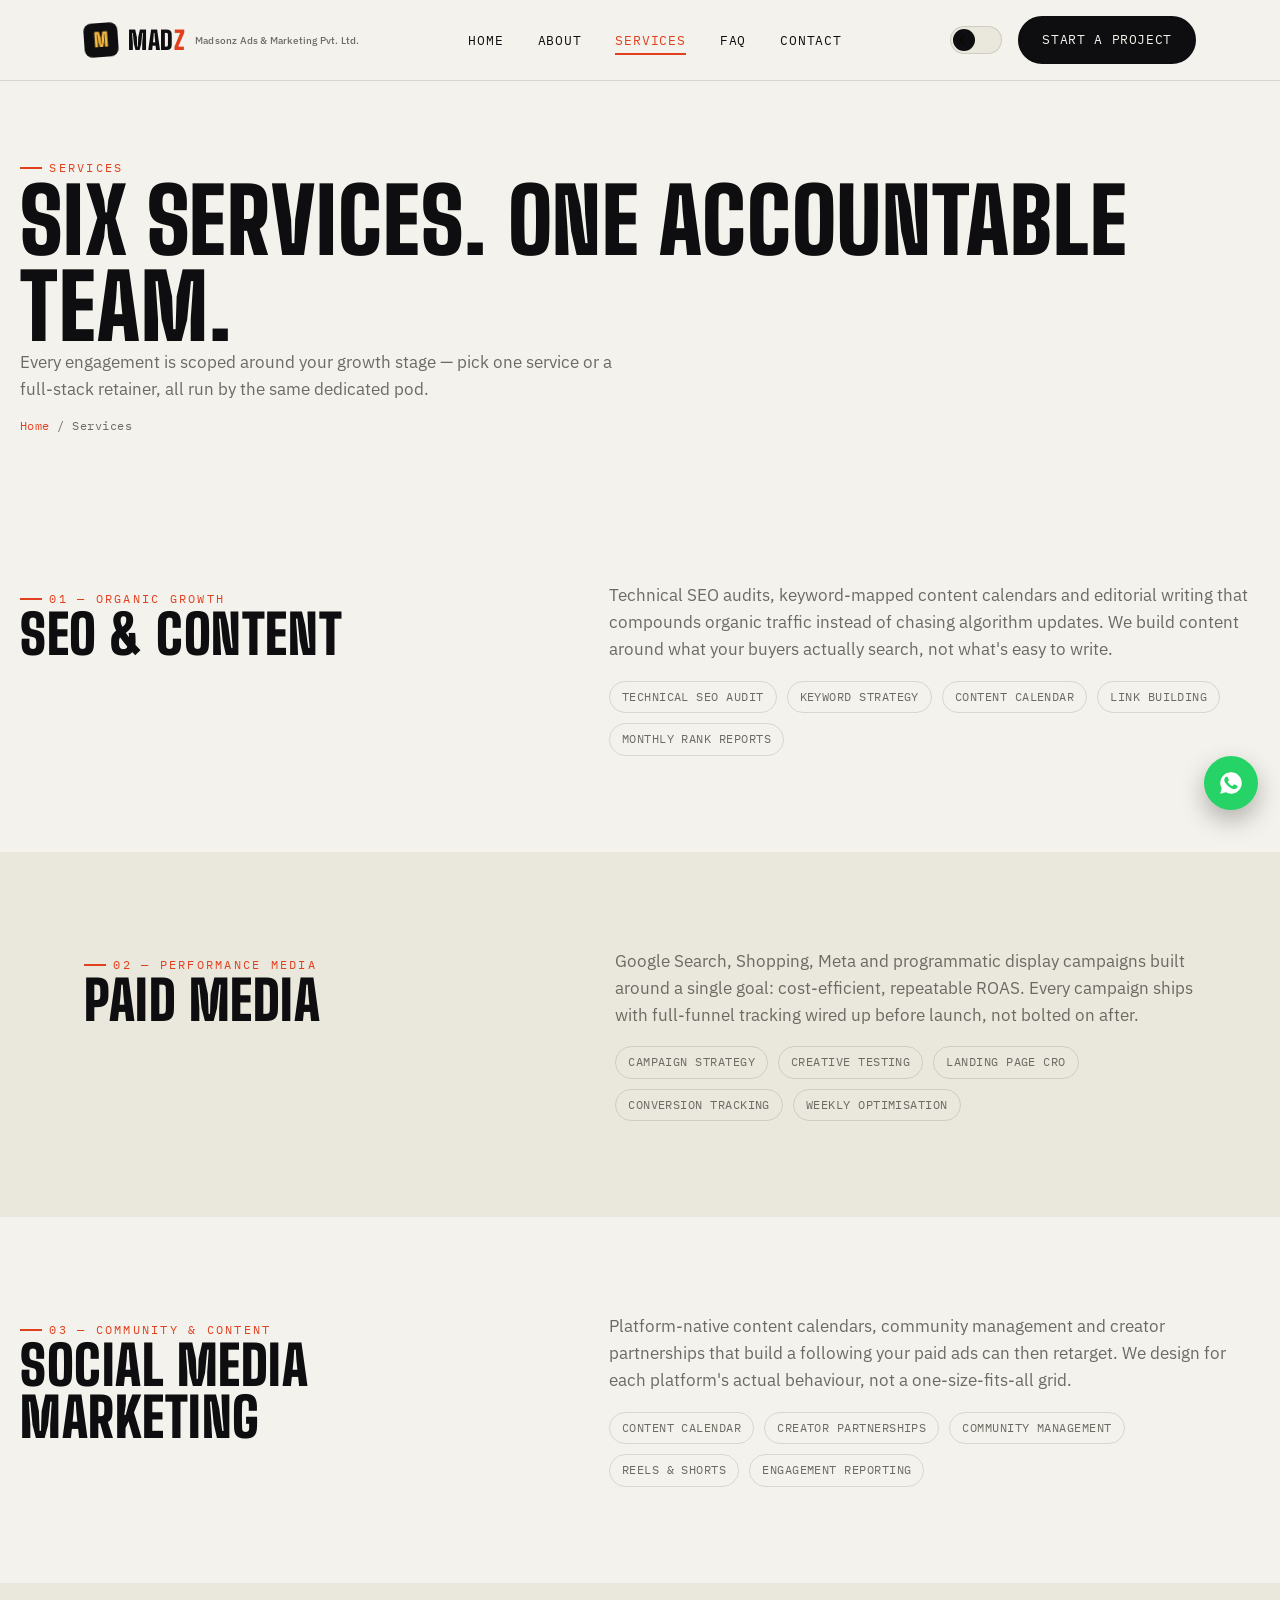
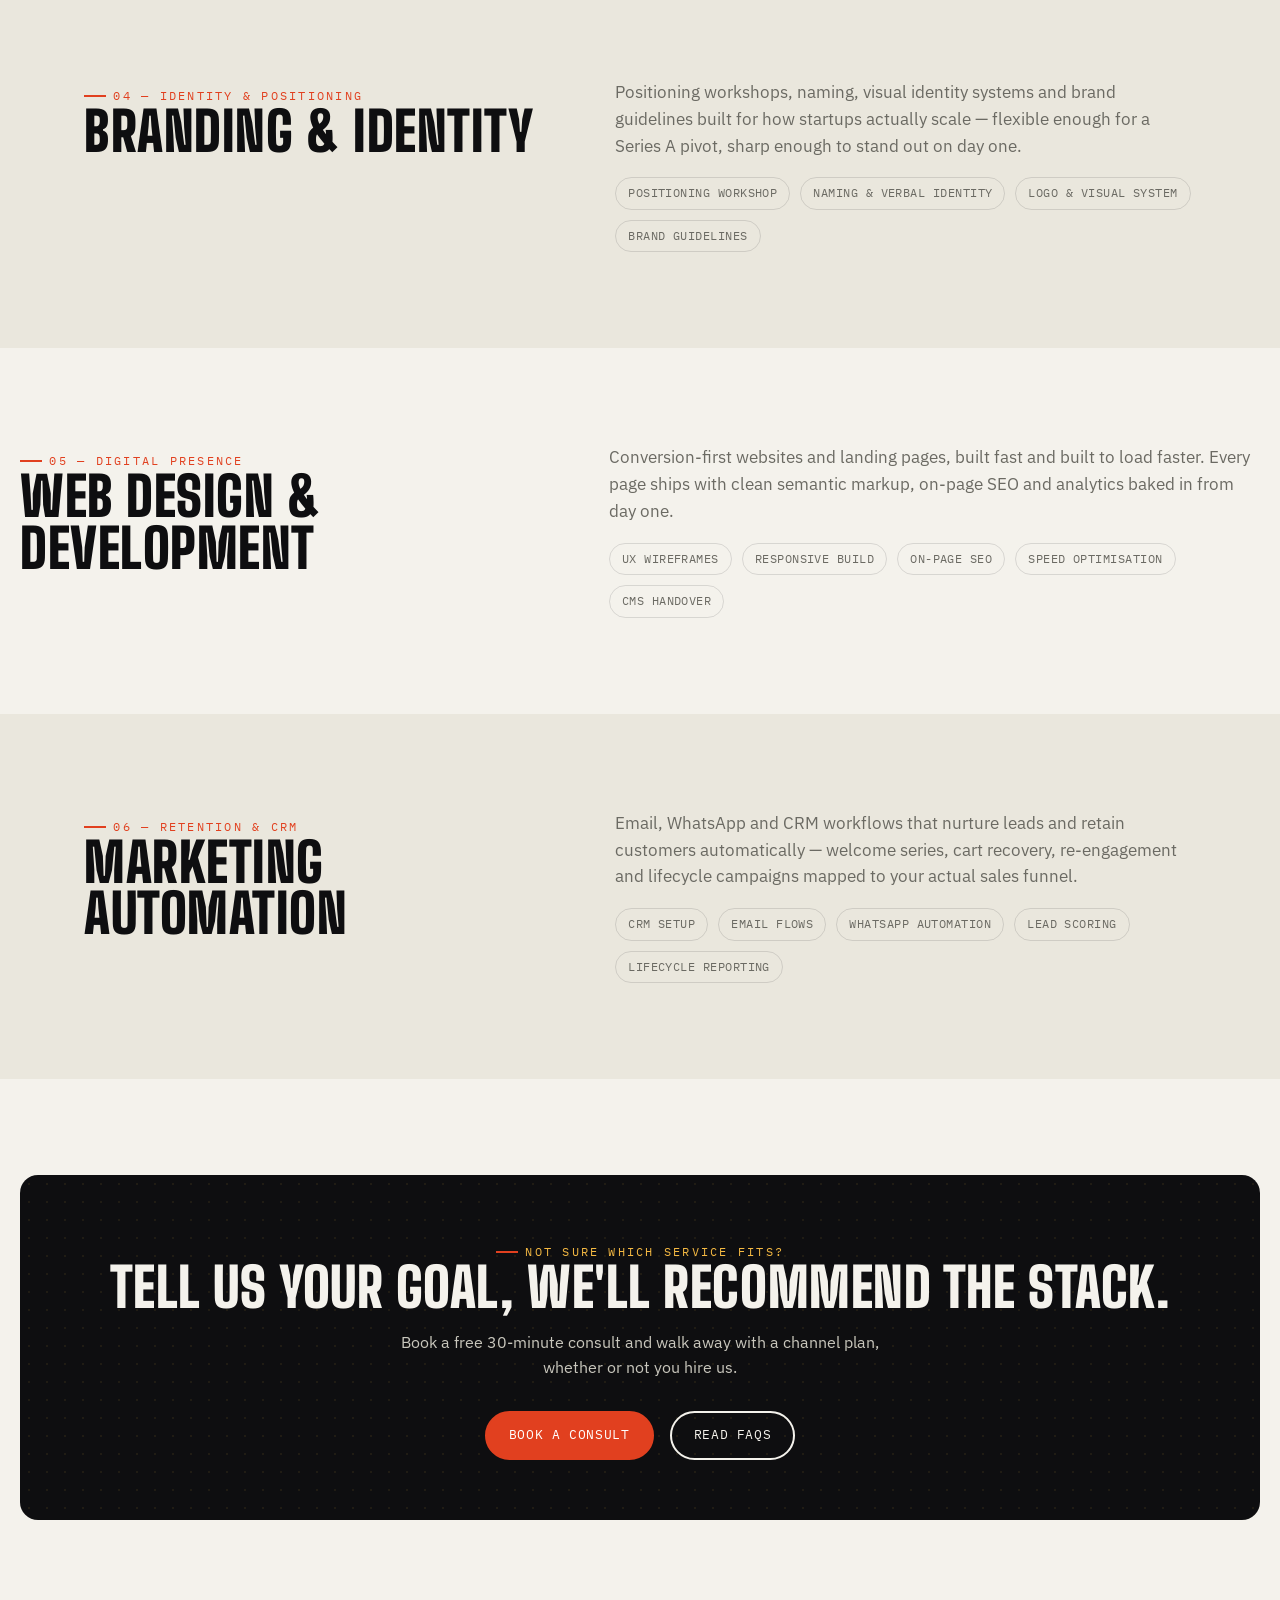
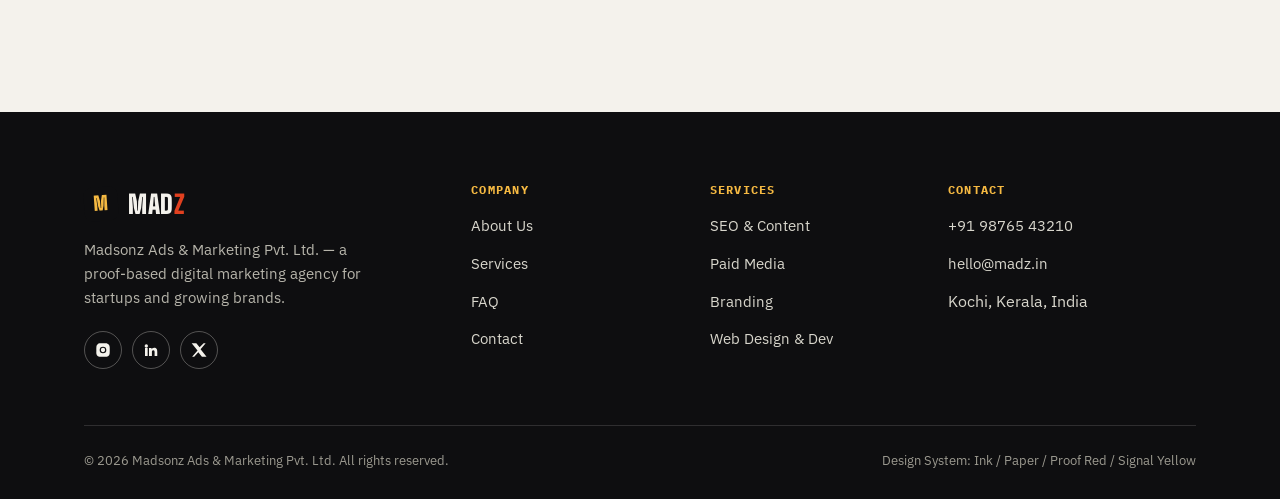
<file: services.html>
<!DOCTYPE html>
<html lang="en">
<head>
<meta charset="UTF-8">
<meta name="viewport" content="width=device-width, initial-scale=1.0">

<!-- ============================================================
     SEO — SERVICES PAGE
     Focus Keyword: digital marketing services for startups
     Secondary Keywords: SEO services, paid ads agency, branding agency, web design agency
     ============================================================ -->
<title>Services | SEO, Paid Ads, Branding & Web Design | MADZ</title>
<meta name="description" content="Explore MADZ's digital marketing services — SEO & content, paid media, social media marketing, branding, web design & development, and marketing automation.">
<meta name="keywords" content="digital marketing services, SEO services, paid media agency, branding agency, web design agency, marketing automation">
<meta name="author" content="Madsonz Ads & Marketing Pvt. Ltd.">
<link rel="canonical" href="https://www.madz.in/services.html">
<meta name="robots" content="index, follow">

<meta property="og:type" content="website">
<meta property="og:title" content="Services | SEO, Paid Ads, Branding & Web Design | MADZ">
<meta property="og:description" content="Six core services, one accountable team: SEO, paid media, social, branding, web and marketing automation for startups and growing brands.">
<meta property="og:url" content="https://www.madz.in/services.html">
<meta property="og:site_name" content="MADZ">
<meta name="twitter:card" content="summary_large_image">

<link rel="icon" type="image/svg+xml" href="data:image/svg+xml,%3Csvg xmlns='http://www.w3.org/2000/svg' viewBox='0 0 100 100'%3E%3Crect width='100' height='100' rx='20' fill='%230E0E10'/%3E%3Ctext x='50' y='68' font-size='58' text-anchor='middle' fill='%23F5B942' font-family='Georgia' font-weight='900'%3EM%3C/text%3E%3C/svg%3E">

<link rel="preconnect" href="https://fonts.googleapis.com">
<link rel="preconnect" href="https://fonts.gstatic.com" crossorigin>
<link href="https://fonts.googleapis.com/css2?family=Big+Shoulders+Display:wght@900&family=IBM+Plex+Mono:wght@400;500;700&family=IBM+Plex+Sans:wght@400;500;600;700&display=swap" rel="stylesheet">
<link rel="stylesheet" href="css/style.css">

<script type="application/ld+json">
{
  "@context": "https://schema.org",
  "@type": "Service",
  "serviceType": "Digital Marketing",
  "provider": { "@type": "Organization", "name": "Madsonz Ads & Marketing Pvt. Ltd." },
  "areaServed": "IN",
  "hasOfferCatalog": {
    "@type": "OfferCatalog",
    "name": "MADZ Services",
    "itemListElement": [
      { "@type": "Offer", "itemOffered": { "@type": "Service", "name": "SEO & Content" } },
      { "@type": "Offer", "itemOffered": { "@type": "Service", "name": "Paid Media" } },
      { "@type": "Offer", "itemOffered": { "@type": "Service", "name": "Social Media Marketing" } },
      { "@type": "Offer", "itemOffered": { "@type": "Service", "name": "Branding & Identity" } },
      { "@type": "Offer", "itemOffered": { "@type": "Service", "name": "Web Design & Development" } },
      { "@type": "Offer", "itemOffered": { "@type": "Service", "name": "Marketing Automation" } }
    ]
  }
}
</script>
</head>
<body>

<header class="site-header">
  <nav class="nav" aria-label="Primary">
    <a href="index.html" class="brand" aria-label="MADZ home">
      <span class="mark" aria-hidden="true">M</span>
      <span class="full">MAD<em>Z</em></span>
      <small class="company-name">Madsonz Ads &amp; Marketing Pvt. Ltd.</small>   
    </a>
    <ul class="nav-links">
      <li><a href="index.html">Home</a></li>
      <li><a href="about.html">About</a></li>
      <li><a href="services.html" aria-current="page">Services</a></li>
      <li><a href="faq.html">FAQ</a></li>
      <li><a href="contact.html">Contact</a></li>
    </ul>
    <div class="nav-actions">
      <button class="theme-toggle" data-theme-toggle aria-pressed="false" aria-label="Toggle dark mode">
        <span class="dot" aria-hidden="true">☾</span>
      </button>
      <a href="contact.html" class="btn btn-dark">Start a Project</a>
      <button class="nav-toggle" data-nav-toggle aria-label="Open menu" aria-expanded="false"><span></span></button>
    </div>
  </nav>
  <div class="mobile-panel" data-mobile-panel>
    <ul class="nav-links">
      <li><a href="index.html">Home</a></li>
      <li><a href="about.html">About</a></li>
      <li><a href="services.html">Services</a></li>
      <li><a href="faq.html">FAQ</a></li>
      <li><a href="contact.html">Contact</a></li>
    </ul>
    <a href="contact.html" class="btn btn-primary btn-block">Start a Project</a>
  </div>
</header>

<main id="main">

  <section class="page-hero container">
    <span class="eyebrow">Services</span>
    <h1 class="reveal">Six services. One accountable team.</h1>
    <p class="section-lede reveal">Every engagement is scoped around your growth stage — pick one service or a full-stack retainer, all run by the same dedicated pod.</p>
    <p class="breadcrumb"><a href="index.html">Home</a> / Services</p>
  </section>

  <!-- SEO -->
  <section class="section container" id="seo">
    <div class="about-grid reveal">
      <div>
        <span class="eyebrow">01 — Organic Growth</span>
        <h2>SEO &amp; Content</h2>
      </div>
      <div>
        <p class="section-lede" style="max-width:none;">Technical SEO audits, keyword-mapped content calendars and editorial writing that compounds organic traffic instead of chasing algorithm updates. We build content around what your buyers actually search, not what's easy to write.</p>
        <div class="deliverables">
          <span>Technical SEO Audit</span><span>Keyword Strategy</span><span>Content Calendar</span><span>Link Building</span><span>Monthly Rank Reports</span>
        </div>
      </div>
    </div>
  </section>

  <!-- Paid Media -->
  <section class="section section-alt" id="ads">
    <div class="container about-grid reveal">
      <div>
        <span class="eyebrow">02 — Performance Media</span>
        <h2>Paid Media</h2>
      </div>
      <div>
        <p class="section-lede" style="max-width:none;">Google Search, Shopping, Meta and programmatic display campaigns built around a single goal: cost-efficient, repeatable ROAS. Every campaign ships with full-funnel tracking wired up before launch, not bolted on after.</p>
        <div class="deliverables">
          <span>Campaign Strategy</span><span>Creative Testing</span><span>Landing Page CRO</span><span>Conversion Tracking</span><span>Weekly Optimisation</span>
        </div>
      </div>
    </div>
  </section>

  <!-- Social -->
  <section class="section container" id="social">
    <div class="about-grid reveal">
      <div>
        <span class="eyebrow">03 — Community &amp; Content</span>
        <h2>Social Media Marketing</h2>
      </div>
      <div>
        <p class="section-lede" style="max-width:none;">Platform-native content calendars, community management and creator partnerships that build a following your paid ads can then retarget. We design for each platform's actual behaviour, not a one-size-fits-all grid.</p>
        <div class="deliverables">
          <span>Content Calendar</span><span>Creator Partnerships</span><span>Community Management</span><span>Reels &amp; Shorts</span><span>Engagement Reporting</span>
        </div>
      </div>
    </div>
  </section>

  <!-- Branding -->
  <section class="section section-alt" id="branding">
    <div class="container about-grid reveal">
      <div>
        <span class="eyebrow">04 — Identity &amp; Positioning</span>
        <h2>Branding &amp; Identity</h2>
      </div>
      <div>
        <p class="section-lede" style="max-width:none;">Positioning workshops, naming, visual identity systems and brand guidelines built for how startups actually scale — flexible enough for a Series A pivot, sharp enough to stand out on day one.</p>
        <div class="deliverables">
          <span>Positioning Workshop</span><span>Naming &amp; Verbal Identity</span><span>Logo &amp; Visual System</span><span>Brand Guidelines</span>
        </div>
      </div>
    </div>
  </section>

  <!-- Web -->
  <section class="section container" id="web">
    <div class="about-grid reveal">
      <div>
        <span class="eyebrow">05 — Digital Presence</span>
        <h2>Web Design &amp; Development</h2>
      </div>
      <div>
        <p class="section-lede" style="max-width:none;">Conversion-first websites and landing pages, built fast and built to load faster. Every page ships with clean semantic markup, on-page SEO and analytics baked in from day one.</p>
        <div class="deliverables">
          <span>UX Wireframes</span><span>Responsive Build</span><span>On-Page SEO</span><span>Speed Optimisation</span><span>CMS Handover</span>
        </div>
      </div>
    </div>
  </section>

  <!-- Automation -->
  <section class="section section-alt" id="automation">
    <div class="container about-grid reveal">
      <div>
        <span class="eyebrow">06 — Retention &amp; CRM</span>
        <h2>Marketing Automation</h2>
      </div>
      <div>
        <p class="section-lede" style="max-width:none;">Email, WhatsApp and CRM workflows that nurture leads and retain customers automatically — welcome series, cart recovery, re-engagement and lifecycle campaigns mapped to your actual sales funnel.</p>
        <div class="deliverables">
          <span>CRM Setup</span><span>Email Flows</span><span>WhatsApp Automation</span><span>Lead Scoring</span><span>Lifecycle Reporting</span>
        </div>
      </div>
    </div>
  </section>

  <!-- CTA -->
  <section class="section container">
    <div class="cta-banner reveal">
      <div class="grain" aria-hidden="true"></div>
      <span class="eyebrow" style="color:var(--signal-yellow);">Not Sure Which Service Fits?</span>
      <h2>Tell us your goal, we'll recommend the stack.</h2>
      <p>Book a free 30-minute consult and walk away with a channel plan, whether or not you hire us.</p>
      <div class="hero-cta">
        <a href="contact.html" class="btn btn-primary">Book a Consult</a>
        <a href="faq.html" class="btn btn-ghost" style="border:2px solid var(--paper);color:var(--paper);">Read FAQs</a>
      </div>
    </div>
  </section>

</main>

<footer class="site-footer">
  <div class="container">
    <div class="footer-grid">
      <div>
        <a href="index.html" class="brand" aria-label="MADZ home">
          <span class="mark" aria-hidden="true">M</span>
          <span class="full">MAD<em>Z</em></span>
        </a>
        <p class="footer-desc">Madsonz Ads &amp; Marketing Pvt. Ltd. — a proof-based digital marketing agency for startups and growing brands.</p>
        <div class="social-row">
          <a href="https://www.instagram.com/madz.agency" aria-label="MADZ on Instagram" target="_blank" rel="noopener"><svg width="16" height="16" viewBox="0 0 24 24" fill="currentColor"><path d="M12 2c2.7 0 3 .01 4.1.06 1.1.05 1.8.22 2.5.47.7.27 1.2.6 1.8 1.2.6.6.9 1.1 1.2 1.8.25.7.42 1.4.47 2.5.05 1.1.06 1.4.06 4.1s-.01 3-.06 4.1c-.05 1.1-.22 1.8-.47 2.5-.27.7-.6 1.2-1.2 1.8-.6.6-1.1.9-1.8 1.2-.7.25-1.4.42-2.5.47-1.1.05-1.4.06-4.1.06s-3-.01-4.1-.06c-1.1-.05-1.8-.22-2.5-.47-.7-.27-1.2-.6-1.8-1.2-.6-.6-.9-1.1-1.2-1.8-.25-.7-.42-1.4-.47-2.5C2.01 15 2 14.7 2 12s.01-3 .06-4.1c.05-1.1.22-1.8.47-2.5.27-.7.6-1.2 1.2-1.8.6-.6 1.1-.9 1.8-1.2.7-.25 1.4-.42 2.5-.47C9 2.01 9.3 2 12 2zm0 5a5 5 0 100 10 5 5 0 000-10zm0 8.2a3.2 3.2 0 110-6.4 3.2 3.2 0 010 6.4zm5.2-8.4a1.2 1.2 0 11-2.4 0 1.2 1.2 0 012.4 0z"/></svg></a>
          <a href="https://www.linkedin.com/company/madz-agency" aria-label="MADZ on LinkedIn" target="_blank" rel="noopener"><svg width="16" height="16" viewBox="0 0 24 24" fill="currentColor"><path d="M4.98 3.5a2.5 2.5 0 11-.02 5 2.5 2.5 0 01.02-5zM3 9h4v12H3zM9 9h3.8v1.7h.05c.53-1 1.83-2.1 3.77-2.1 4.03 0 4.78 2.65 4.78 6.1V21h-4v-5.6c0-1.34-.02-3.06-1.87-3.06-1.87 0-2.16 1.46-2.16 2.96V21H9z"/></svg></a>
          <a href="https://twitter.com/madz_agency" aria-label="MADZ on X (Twitter)" target="_blank" rel="noopener"><svg width="16" height="16" viewBox="0 0 24 24" fill="currentColor"><path d="M18.9 2H22l-7.6 8.7L23.3 22h-6.9l-5.4-6.6L4.8 22H1.7l8.1-9.3L1 2h7l4.9 6z"/></svg></a>
        </div>
      </div>
      <div class="footer-col">
        <h4>Company</h4>
        <ul>
          <li><a href="about.html">About Us</a></li>
          <li><a href="services.html">Services</a></li>
          <li><a href="faq.html">FAQ</a></li>
          <li><a href="contact.html">Contact</a></li>
        </ul>
      </div>
      <div class="footer-col">
        <h4>Services</h4>
        <ul>
          <li><a href="services.html#seo">SEO &amp; Content</a></li>
          <li><a href="services.html#ads">Paid Media</a></li>
          <li><a href="services.html#branding">Branding</a></li>
          <li><a href="services.html#web">Web Design &amp; Dev</a></li>
        </ul>
      </div>
      <div class="footer-col">
        <h4>Contact</h4>
        <ul>
          <li><a href="tel:+919876543210">+91 98765 43210</a></li>
          <li><a href="mailto:hello@madz.in">hello@madz.in</a></li>
          <li><span style="color:#D8D6CC;">Kochi, Kerala, India</span></li>
        </ul>
      </div>
    </div>
    <div class="footer-bottom">
      <span>&copy; <span data-year>2026</span> Madsonz Ads &amp; Marketing Pvt. Ltd. All rights reserved.</span>
      <span>Design System: Ink / Paper / Proof Red / Signal Yellow</span>
    </div>
  </div>
</footer>

<div class="float-stack">
  <a class="fab fab-whatsapp" href="https://wa.me/919876543210?text=Hi%20MADZ%2C%20I%27d%20like%20to%20talk%20about%20a%20project." target="_blank" rel="noopener" aria-label="Chat with MADZ on WhatsApp">
    <svg width="26" height="26" viewBox="0 0 24 24" fill="currentColor"><path d="M12.04 2C6.58 2 2.13 6.45 2.13 11.91c0 1.75.46 3.45 1.32 4.95L2 22l5.28-1.39a9.9 9.9 0 004.76 1.21h.01c5.46 0 9.9-4.45 9.9-9.91C21.96 6.45 17.5 2 12.04 2zm5.83 14.16c-.25.7-1.46 1.34-2.02 1.42-.52.08-1.17.11-1.89-.12-.44-.14-1-.32-1.72-.62-3.03-1.31-5-4.36-5.15-4.56-.15-.2-1.23-1.64-1.23-3.13 0-1.49.78-2.22 1.06-2.52.28-.3.6-.37.8-.37.2 0 .4 0 .58.01.19.01.44-.07.68.52.25.6.85 2.09.93 2.24.08.15.13.33.02.53-.1.2-.15.33-.3.5-.15.18-.31.4-.44.53-.15.15-.3.31-.13.6.17.3.76 1.26 1.64 2.04 1.13 1 2.08 1.32 2.38 1.47.3.15.47.13.65-.07.18-.2.75-.87.95-1.17.2-.3.4-.25.68-.15.28.1 1.77.84 2.07.99.3.15.5.22.57.35.08.13.08.72-.17 1.4z"/></svg>
  </a>
  <button class="fab fab-top" data-back-top aria-label="Back to top">
    <svg width="20" height="20" viewBox="0 0 24 24" fill="none" stroke="currentColor" stroke-width="2"><path d="M12 19V5M5 12l7-7 7 7"/></svg>
  </button>
</div>

<script src="js/main.js"></script>
</body>
</html>
</file>
<file: css/style.css>
/* ==========================================================================
   MADZ — Madsonz Ads & Marketing Pvt. Ltd.
   Stylesheet: css/style.css
   Design system: Ink / Paper / Proof Red / Signal Yellow / Slate
   Display: Big Shoulders Display (900) — Body: IBM Plex Sans — Utility: IBM Plex Mono
   ========================================================================== */

/* --------------------------------------------------------------------------
   1. TOKENS
   -------------------------------------------------------------------------- */
:root{
  /* Brand colors */
  --ink:        #0E0E10;
  --paper:      #F4F2EC;
  --proof-red:  #E1401F;
  --signal-yellow: #F5B942;
  --slate:      #6B6A63;

  /* Semantic (light mode default) */
  --bg:         var(--paper);
  --bg-alt:     #EAE7DD;
  --surface:    #FFFFFF;
  --text:       var(--ink);
  --text-muted: var(--slate);
  --border:     rgba(14,14,16,0.12);
  --accent:     var(--proof-red);
  --accent-2:   var(--signal-yellow);

  /* Type */
  --font-display: "Big Shoulders Display", sans-serif;
  --font-body:    "IBM Plex Sans", sans-serif;
  --font-mono:    "IBM Plex Mono", monospace;

  /* Layout */
  --max-w: 1240px;
  --gutter: clamp(20px, 5vw, 64px);
  --radius: 10px;
  --radius-sm: 6px;

  /* Header height (used by mobile nav panel) */
  --header-h: 68px;

  /* Motion */
  --ease: cubic-bezier(.16,.84,.32,1);
  --dur: .5s;
}

/* Dark mode */
html[data-theme="dark"]{
  --bg:         var(--ink);
  --bg-alt:     #17171A;
  --surface:    #1B1B1E;
  --text:       var(--paper);
  --text-muted: #A6A49B;
  --border:     rgba(244,242,236,0.14);
}

@media (prefers-reduced-motion: reduce){
  *{ animation-duration: .001ms !important; animation-iteration-count: 1 !important; transition-duration: .001ms !important; scroll-behavior: auto !important; }
}

/* --------------------------------------------------------------------------
   2. RESET
   -------------------------------------------------------------------------- */
*, *::before, *::after{ box-sizing: border-box; }
html{ scroll-behavior: smooth; }
body{
  margin:0;
  background: var(--bg);
  color: var(--text);
  font-family: var(--font-body);
  font-size: 16px;
  line-height: 1.6;
  -webkit-font-smoothing: antialiased;
  transition: background .35s var(--ease), color .35s var(--ease);
  overflow-x: hidden;
}
img{ max-width:100%; display:block; }
a{ color: inherit; text-decoration: none; }
ul{ margin:0; padding:0; list-style:none; }
button{ font-family: inherit; cursor:pointer; }
input, textarea, select{ font-family: inherit; }
h1,h2,h3,h4,h5,h6{ margin:0; font-family: var(--font-display); font-weight:900; text-transform: uppercase; letter-spacing: .01em; line-height: .95; }
p{ margin:0; }

/* Visible keyboard focus (a11y) */
a:focus-visible, button:focus-visible, input:focus-visible, textarea:focus-visible, select:focus-visible{
  outline: 3px solid var(--accent-2);
  outline-offset: 2px;
}

.container{ max-width: var(--max-w); margin:0 auto; padding: 0 var(--gutter); }
.visually-hidden{ position:absolute; width:1px; height:1px; overflow:hidden; clip:rect(0 0 0 0); white-space:nowrap; }

/* --------------------------------------------------------------------------
   3. TYPE SCALE
   -------------------------------------------------------------------------- */
.eyebrow{
  font-family: var(--font-mono);
  font-size: .78rem;
  letter-spacing: .18em;
  text-transform: uppercase;
  color: var(--accent);
  display:inline-flex;
  align-items:center;
  gap:.6em;
}
.eyebrow::before{
  content:"";
  width: 22px; height: 2px;
  background: var(--accent);
  display:inline-block;
}
h1, .h1{ font-size: clamp(2.6rem, 7vw, 5.6rem); }
h2, .h2{ font-size: clamp(2rem, 4.6vw, 3.4rem); }
h3, .h3{ font-size: clamp(1.3rem, 2.6vw, 1.8rem); }
.section-lede{ font-family: var(--font-body); font-weight:400; text-transform:none; color: var(--text-muted); font-size: 1.05rem; max-width: 60ch; }
.mono{ font-family: var(--font-mono); }

/* --------------------------------------------------------------------------
   4. HEADER / NAV
   -------------------------------------------------------------------------- */
.site-header{
  position: sticky; top:0; z-index: 500;
  background: color-mix(in srgb, var(--bg) 88%, transparent);
  backdrop-filter: blur(10px);
  border-bottom: 1px solid var(--border);
}
.nav{
  display:flex; align-items:center; justify-content:space-between;
  padding: 16px var(--gutter);
  max-width: var(--max-w); margin:0 auto;
}
.brand{
  display:flex; align-items:center; gap:10px;
  font-family: var(--font-display); font-weight:900; font-size:1.6rem; letter-spacing:.02em;
}
.brand .mark{
  width:34px; height:34px; border-radius:8px;
  background: var(--ink); color: var(--signal-yellow);
  display:flex; align-items:center; justify-content:center;
  font-family: var(--font-display); font-size:1.2rem;
  transform: rotate(-4deg);
}
html[data-theme="dark"] .brand .mark{ background: var(--signal-yellow); color: var(--ink); }
.brand .full{ color: var(--text); }
.brand .full em{ font-style: normal; color: var(--accent); }
.brand .brand-text{
  display:flex;
  flex-direction:column;
  line-height:1.15;
}
.brand .company-name{
  font-family: var(--font-body);
  font-size:.62rem;
  font-weight:500;
  letter-spacing:.02em;
  text-transform:none;
  color: var(--text-muted);
  margin-top:2px;
}
html[data-theme="dark"] .brand .company-name{ color: var(--slate); }

.nav-links{ display:flex; align-items:center; gap: 34px; }
.nav-links a{
  font-family: var(--font-mono); font-size:.82rem; letter-spacing:.06em; text-transform:uppercase;
  position:relative; padding: 6px 0; color: var(--text);
}
.nav-links a::after{
  content:""; position:absolute; left:0; bottom:0; height:2px; width:0;
  background: var(--accent); transition: width .3s var(--ease);
}
.nav-links a:hover::after, .nav-links a[aria-current="page"]::after{ width:100%; }
.nav-links a[aria-current="page"]{ color: var(--accent); }

.nav-actions{ display:flex; align-items:center; gap:16px; }

.theme-toggle{
  width:52px; height:28px; border-radius:20px; border:1px solid var(--border);
  background: var(--bg-alt); position:relative; padding:0; flex-shrink:0;
}
.theme-toggle .dot{
  position:absolute; top:2px; left:2px; width:22px; height:22px; border-radius:50%;
  background: var(--ink); transition: transform .3s var(--ease), background .3s;
  display:flex; align-items:center; justify-content:center; font-size:.7rem;
}
html[data-theme="dark"] .theme-toggle .dot{ transform: translateX(24px); background: var(--signal-yellow); }

.btn{
  font-family: var(--font-mono); font-size:.8rem; letter-spacing:.05em; text-transform:uppercase;
  padding: 12px 22px; border-radius: 999px; border:2px solid var(--ink);
  display:inline-flex; align-items:center; gap:8px; white-space:nowrap;
  transition: transform .25s var(--ease), background .25s, color .25s, box-shadow .25s;
}
html[data-theme="dark"] .btn{ border-color: var(--paper); }
.btn-primary{ background: var(--accent); border-color: var(--accent); color:#fff; }
.btn-primary:hover{ transform: translateY(-3px); box-shadow: 0 10px 24px rgba(225,64,31,.35); }
.btn-dark{ background: var(--ink); color: var(--paper); }
html[data-theme="dark"] .btn-dark{ background: var(--paper); color: var(--ink); }
.btn-dark:hover{ transform: translateY(-3px); }
.btn-ghost{ background: transparent; color: var(--text); }
.btn-ghost:hover{ background: var(--text); color: var(--bg); }
.btn-block{ width:100%; justify-content:center; }

.nav-toggle{
  display:none; width:42px; height:42px; border-radius:8px; border:1px solid var(--border);
  background:transparent; position:relative;
}
.nav-toggle span, .nav-toggle span::before, .nav-toggle span::after{
  content:""; position:absolute; left:10px; width:22px; height:2px; background: var(--text);
  transition: transform .25s var(--ease), opacity .25s;
}
.nav-toggle span{ top:20px; }
.nav-toggle span::before{ top:-7px; }
.nav-toggle span::after{ top:7px; }
.nav-toggle.is-open span{ background: transparent; }
.nav-toggle.is-open span::before{ transform: translateY(7px) rotate(45deg); }
.nav-toggle.is-open span::after{ transform: translateY(-7px) rotate(-45deg); }

/* --------------------------------------------------------------------------
   5. HERO
   -------------------------------------------------------------------------- */
.hero{
  position:relative; padding: 90px 0 60px; overflow:hidden;
}
.hero-grid{
  display:grid; grid-template-columns: 1.15fr .85fr; gap: 48px; align-items:center;
}
.hero h1{ margin: 18px 0 22px; }
.hero h1 .accent{ color: var(--accent); }
.hero-cta{ display:flex; gap:16px; flex-wrap:wrap; margin-top: 30px; }

.stamp{
  --rot: -8deg;
  font-family: var(--font-mono); font-size:.72rem; letter-spacing:.14em; text-transform:uppercase;
  border: 2px solid var(--ink); border-radius: 50%;
  width: 132px; height:132px; display:flex; align-items:center; justify-content:center; text-align:center;
  transform: rotate(var(--rot)); color: var(--accent); position:relative;
  background: repeating-radial-gradient(circle, transparent 0 2px, transparent 2px);
}
html[data-theme="dark"] .stamp{ border-color: var(--signal-yellow); }
.stamp::before{
  content:""; position:absolute; inset:6px; border: 1px dashed currentColor; border-radius:50%; opacity:.6;
}
.hero-visual{ position:relative; display:flex; align-items:center; justify-content:center; }
.hero-panel{
  width:100%; max-width: 320px; aspect-ratio: 4/5; border-radius: 18px;
  background: linear-gradient(155deg, var(--ink) 0%, #29291f 55%, var(--accent) 130%);
  position:relative; overflow:hidden;
  box-shadow: 0 30px 60px -20px rgba(0,0,0,.4);
}
.hero-panel .grain{
  position:absolute; inset:0;
  background-image: radial-gradient(var(--signal-yellow) 1px, transparent 1.4px);
  background-size: 16px 16px; opacity:.12;
}
.hero-panel .tag{
  position:absolute; padding:7px 12px; border-radius:999px; background: var(--paper); color: var(--ink);
  font-family: var(--font-mono); font-size:.62rem; letter-spacing:.08em; text-transform:uppercase;
  box-shadow: 0 10px 20px rgba(0,0,0,.25);
}
.hero-panel .tag.t1{ top: 14%; left: 8%; background: var(--paper); color: var(--ink); }
.hero-panel .tag.t2{ top: 46%; right: 6%; background: var(--signal-yellow); color: var(--ink); }
.hero-panel .tag.t3{ bottom: 12%; left: 14%; background: #3AAFA9; color:#fff; }
.hero-panel .tag.t4{ bottom: 30%; right: 10%; background: #8B7FD1; color:#fff; }
.hero-panel .stat{
  position:absolute; bottom: 18px; right: 18px; text-align:right; color: var(--paper);
}
.hero-panel .stat b{ font-family: var(--font-display); font-size: 2rem; display:block; }
.hero-panel .stat span{ font-family: var(--font-mono); font-size:.6rem; letter-spacing:.1em; text-transform:uppercase; opacity:.8; }

/* Proof ticker (signature element) */
.ticker{
  border-top: 1px solid var(--border); border-bottom: 1px solid var(--border);
  background: var(--ink); color: var(--paper);
  overflow:hidden; white-space:nowrap; padding: 14px 0;
}
.ticker-track{ display:inline-flex; gap: 48px; animation: scrollTicker 28s linear infinite; }
.ticker-track span{
  font-family: var(--font-mono); font-size:.85rem; letter-spacing:.08em; text-transform:uppercase;
  display:inline-flex; align-items:center; gap:12px;
}
.ticker-track span::before{ content:"◆"; color: var(--signal-yellow); font-size:.7em; }
@keyframes scrollTicker{ from{ transform: translateX(0);} to{ transform: translateX(-50%);} }

/* --------------------------------------------------------------------------
   6. SECTIONS / GENERIC
   -------------------------------------------------------------------------- */
.section{ padding: 96px 0; }
.section-alt{ background: var(--bg-alt); }
.section-head{ max-width: 720px; margin-bottom: 56px; }
.section-head.center{ margin-left:auto; margin-right:auto; text-align:center; }
.section-head h2{ margin-top: 14px; }

/* Reveal-on-scroll */
.reveal{ opacity:0; transform: translateY(28px); transition: opacity .7s var(--ease), transform .7s var(--ease); }
.reveal.is-visible{ opacity:1; transform: translateY(0); }

/* --------------------------------------------------------------------------
   7. ABOUT / STATS
   -------------------------------------------------------------------------- */
.about-grid{ display:grid; grid-template-columns: .9fr 1.1fr; gap: 56px; align-items:start; }
.stat-grid{ display:grid; grid-template-columns: repeat(3, 1fr); gap: 24px; margin-top: 36px; }
.stat-card{
  border: 1px solid var(--border); border-radius: var(--radius); padding: 22px 20px;
  background: var(--surface);
}
.stat-card b{ font-family: var(--font-display); font-size: 2.6rem; color: var(--accent); display:block; }
.stat-card span{ font-family: var(--font-mono); font-size:.72rem; letter-spacing:.06em; text-transform:uppercase; color: var(--text-muted); }

/* --------------------------------------------------------------------------
   8. CARDS — Why choose us / Services
   -------------------------------------------------------------------------- */
.card-grid{ display:grid; grid-template-columns: repeat(4, 1fr); gap: 24px; }
.card-grid.cols-3{ grid-template-columns: repeat(3, 1fr); }
.card-grid.cols-2{ grid-template-columns: repeat(2, 1fr); }

.feature-card, .service-card{
  border: 1px solid var(--border); background: var(--surface); border-radius: var(--radius);
  padding: 30px 26px; position:relative; overflow:hidden;
  transition: transform .35s var(--ease), box-shadow .35s var(--ease), border-color .35s;
}
.feature-card:hover, .service-card:hover{
  transform: translateY(-8px);
  box-shadow: 0 24px 40px -20px rgba(14,14,16,.25);
  border-color: var(--accent);
}
.icon-box{
  width:52px; height:52px; border-radius: 12px; background: var(--ink); color: var(--signal-yellow);
  display:flex; align-items:center; justify-content:center; margin-bottom: 20px;
  transition: transform .35s var(--ease), background .35s;
}
.feature-card:hover .icon-box, .service-card:hover .icon-box{ transform: rotate(-6deg) scale(1.05); background: var(--accent); color:#fff; }
.feature-card h3, .service-card h3{ margin-bottom: 10px; font-size: 1.25rem; }
.feature-card p, .service-card p{ color: var(--text-muted); font-size:.95rem; }
.service-card .num{
  position:absolute; top:18px; right:22px; font-family: var(--font-mono); color: var(--border); font-size:1.4rem;
}
.service-card .learn{
  display:inline-flex; align-items:center; gap:6px; margin-top:18px; font-family: var(--font-mono);
  font-size:.78rem; letter-spacing:.06em; text-transform:uppercase; color: var(--accent);
}
.service-card .learn svg{ transition: transform .25s var(--ease); }
.service-card:hover .learn svg{ transform: translateX(4px); }

/* --------------------------------------------------------------------------
   9. PROCESS TIMELINE
   -------------------------------------------------------------------------- */
.process-track{ position:relative; display:grid; grid-template-columns: repeat(5,1fr); gap: 20px; }
.process-track::before{
  content:""; position:absolute; top: 26px; left: 0; right:0; height: 2px; background: var(--border);
}
.process-step{ position:relative; text-align:left; }
.process-step .num{
  width: 52px; height:52px; border-radius:50%; background: var(--surface); border: 2px solid var(--ink);
  font-family: var(--font-mono); font-weight:700; display:flex; align-items:center; justify-content:center;
  margin-bottom: 18px; position:relative; z-index:2; color: var(--ink);
}
html[data-theme="dark"] .process-step .num{ border-color: var(--paper); color: var(--paper); }
.process-step:nth-child(odd) .num{ background: var(--signal-yellow); }
.process-step h3{ font-size: 1.1rem; margin-bottom: 8px; }
.process-step p{ color: var(--text-muted); font-size:.9rem; }

/* --------------------------------------------------------------------------
   10. TESTIMONIALS
   -------------------------------------------------------------------------- */
.testi-grid{ display:grid; grid-template-columns: repeat(3,1fr); gap: 24px; }
.testi-card{
  background: var(--surface); border:1px solid var(--border); border-radius: var(--radius);
  padding: 28px; display:flex; flex-direction:column; gap:16px;
}
.stars{ color: var(--signal-yellow); letter-spacing:2px; font-size:.95rem; }
.testi-quote{ font-size:1rem; color: var(--text); }
.testi-person{ display:flex; align-items:center; gap:12px; margin-top:auto; }
.avatar{
  width:44px; height:44px; border-radius:50%; background: var(--ink); color: var(--signal-yellow);
  display:flex; align-items:center; justify-content:center; font-family: var(--font-display); font-size:1rem; flex-shrink:0;
}
.testi-person .name{ font-weight:600; font-size:.92rem; }
.testi-person .role{ font-family: var(--font-mono); font-size:.75rem; color: var(--text-muted); }

/* --------------------------------------------------------------------------
   11. TEAM
   -------------------------------------------------------------------------- */
.team-grid{ display:grid; grid-template-columns: repeat(4,1fr); gap: 24px; }
.team-card{ text-align:center; }
.team-photo{
  aspect-ratio: 1; border-radius: var(--radius); background: linear-gradient(160deg, var(--ink), var(--slate));
  display:flex; align-items:center; justify-content:center; margin-bottom: 16px; position:relative; overflow:hidden;
}
.team-photo span{ font-family: var(--font-display); font-size: 3rem; color: var(--signal-yellow); }
.team-card h3{ font-size: 1.05rem; margin-bottom:4px; text-transform:none; }
.team-card .role{ font-family: var(--font-mono); font-size:.75rem; color: var(--accent); text-transform:uppercase; letter-spacing:.05em; }
.team-social{ display:flex; gap:10px; justify-content:center; margin-top:10px; }
.team-social a{
  width:32px; height:32px; border-radius:50%; border:1px solid var(--border); display:flex; align-items:center; justify-content:center;
  transition: background .25s, color .25s, transform .25s;
}
.team-social a:hover{ background: var(--accent); color:#fff; border-color: var(--accent); transform: translateY(-3px); }

/* --------------------------------------------------------------------------
   12. FAQ ACCORDION
   -------------------------------------------------------------------------- */
.accordion{ display:flex; flex-direction:column; gap: 14px; }
.accordion-item{ border:1px solid var(--border); border-radius: var(--radius); background: var(--surface); overflow:hidden; }
.accordion-trigger{
  width:100%; background:none; border:0; padding: 20px 24px; display:flex; align-items:center; justify-content:space-between;
  text-align:left; font-family: var(--font-body); font-weight:600; font-size:1.02rem; color: var(--text); gap:16px;
}
.accordion-trigger .plus{
  width:26px; height:26px; border-radius:50%; border:1px solid var(--border); flex-shrink:0; position:relative;
}
.accordion-trigger .plus::before, .accordion-trigger .plus::after{
  content:""; position:absolute; background: var(--text); left:50%; top:50%; transform: translate(-50%,-50%);
}
.accordion-trigger .plus::before{ width:10px; height:2px; }
.accordion-trigger .plus::after{ width:2px; height:10px; transition: transform .25s var(--ease); }
.accordion-item.is-open .plus::after{ transform: translate(-50%,-50%) rotate(90deg) scaleY(0); }
.accordion-item.is-open .plus{ background: var(--accent); border-color: var(--accent); }
.accordion-item.is-open .plus::before, .accordion-item.is-open .plus::after{ background:#fff; }
.accordion-panel{ max-height:0; overflow:hidden; transition: max-height .4s var(--ease); }
.accordion-panel-inner{ padding: 0 24px 22px; color: var(--text-muted); font-size:.96rem; }
.faq-cat{ margin-bottom: 44px; }
.faq-cat h2{ margin-bottom: 22px; font-size: clamp(1.4rem, 3vw, 1.9rem); }

/* --------------------------------------------------------------------------
   13. CONTACT
   -------------------------------------------------------------------------- */
.contact-grid{ display:grid; grid-template-columns: .95fr 1.05fr; gap: 48px; align-items:start; }
.contact-info-card{
  background: var(--ink); color: var(--paper); border-radius: var(--radius); padding: 34px;
}
html[data-theme="dark"] .contact-info-card{ background: var(--surface); border:1px solid var(--border); }
.contact-info-card h3{ text-transform:none; font-size:1.3rem; margin-bottom: 18px; color: var(--signal-yellow); }
.contact-line{ display:flex; gap:14px; padding: 14px 0; border-top:1px solid rgba(244,242,236,.15); }
.contact-line:first-of-type{ border-top:0; }
.contact-line svg{ flex-shrink:0; color: var(--signal-yellow); margin-top:3px; }
.contact-line a, .contact-line span{ font-size:.94rem; }
.social-row{ display:flex; gap:10px; margin-top: 22px; }
.social-row a{
  width:38px; height:38px; border-radius:50%; border:1px solid rgba(244,242,236,.3); display:flex; align-items:center; justify-content:center;
  transition: background .25s, transform .25s;
}
.social-row a:hover{ background: var(--signal-yellow); color: var(--ink); transform: translateY(-3px); }

.form-card{ background: var(--surface); border:1px solid var(--border); border-radius: var(--radius); padding: 34px; }
.form-row{ display:grid; grid-template-columns: 1fr 1fr; gap: 18px; }
.field{ margin-bottom: 20px; }
.field label{ display:block; font-family: var(--font-mono); font-size:.75rem; letter-spacing:.06em; text-transform:uppercase; color: var(--text-muted); margin-bottom:8px; }
.field input, .field textarea, .field select{
  width:100%; padding: 13px 16px; border-radius: var(--radius-sm); border: 1px solid var(--border);
  background: var(--bg); color: var(--text);
  /* FIX #2: was .96rem (15.36px) — under 16px triggers unwanted auto-zoom on iOS Safari when a field is focused */
  font-size:16px;
  transition: border-color .25s, box-shadow .25s;
}
.field input:focus, .field textarea:focus, .field select:focus{
  border-color: var(--accent); box-shadow: 0 0 0 3px rgba(225,64,31,.15); outline:none;
}
.field textarea{ resize: vertical; min-height: 120px; }
.field .error-msg{ display:none; color: var(--accent); font-size:.8rem; margin-top:6px; font-family: var(--font-mono); }
.field.has-error input, .field.has-error textarea, .field.has-error select{ border-color: var(--accent); }
.field.has-error .error-msg{ display:block; }
.form-status{ margin-top:16px; font-family: var(--font-mono); font-size:.85rem; display:none; padding:14px 16px; border-radius: var(--radius-sm); }
.form-status.show{ display:block; }
.form-status.ok{ background: rgba(53,153,84,.12); color:#2f8a4e; }
.form-status.fail{ background: rgba(225,64,31,.12); color: var(--accent); }

.map-embed{ border-radius: var(--radius); overflow:hidden; border:1px solid var(--border); margin-top: 24px; }
.map-embed iframe{ width:100%; height: 260px; border:0; display:block; filter: grayscale(.2); }

/* --------------------------------------------------------------------------
   14. CTA BANNER
   -------------------------------------------------------------------------- */
.cta-banner{
  background: var(--ink); color: var(--paper); border-radius: 18px; padding: 60px var(--gutter);
  text-align:center; position:relative; overflow:hidden;
}
.cta-banner .grain{ position:absolute; inset:0; background-image: radial-gradient(var(--signal-yellow) 1px, transparent 1.4px); background-size:18px 18px; opacity:.08; }
.cta-banner h2{ position:relative; }
.cta-banner p{ position:relative; color:#c9c7bd; max-width:52ch; margin: 16px auto 30px; }
.cta-banner .hero-cta{ justify-content:center; position:relative; }

/* --------------------------------------------------------------------------
   15. FOOTER
   -------------------------------------------------------------------------- */
.site-footer{ background: var(--ink); color: var(--paper); padding: 72px 0 28px; margin-top: 96px; }
.footer-grid{ display:grid; grid-template-columns: 1.4fr .8fr .8fr 1fr; gap: 40px; }
.site-footer .brand .full{ color: var(--paper); }
.footer-desc{ color:#B7B5AB; font-size:.92rem; margin-top:14px; max-width: 34ch; }
.footer-col h4{ font-family: var(--font-mono); font-size:.78rem; letter-spacing:.1em; text-transform:uppercase; color: var(--signal-yellow); margin-bottom:18px; }
.footer-col ul li{ margin-bottom:12px; }
.footer-col ul a{ color:#D8D6CC; font-size:.92rem; transition: color .2s, padding-left .2s; }
.footer-col ul a:hover{ color: var(--signal-yellow); padding-left:4px; }
.footer-bottom{
  border-top:1px solid rgba(244,242,236,.14); margin-top: 56px; padding-top: 24px;
  display:flex; justify-content:space-between; align-items:center; flex-wrap:wrap; gap:14px;
  font-size:.82rem; color:#9C9A90;
}
.footer-bottom .social-row a{ width:34px; height:34px; }

/* --------------------------------------------------------------------------
   16. FLOATING UI — WhatsApp / Back to top
   -------------------------------------------------------------------------- */
.float-stack{ position:fixed; right: 22px; bottom: 22px; display:flex; flex-direction:column; gap:14px; z-index: 600; }
.fab{
  width:54px; height:54px; border-radius:50%; display:flex; align-items:center; justify-content:center;
  box-shadow: 0 10px 24px rgba(0,0,0,.28); border:0; transition: transform .3s var(--ease), opacity .3s;
}
.fab-whatsapp{ background:#25D366; color:#fff; }
.fab-whatsapp:hover{ transform: scale(1.08) rotate(-4deg); }
.fab-top{
  background: var(--ink); color: var(--signal-yellow);
  opacity:0; pointer-events:none; transform: translateY(10px);
}
.fab-top.show{ opacity:1; pointer-events:auto; transform: translateY(0); }
.fab-top:hover{ transform: translateY(-4px); }

/* --------------------------------------------------------------------------
   17. PAGE HEADER (inner pages)
   -------------------------------------------------------------------------- */
.page-hero{ padding: 70px 0 50px; }
.breadcrumb{ font-family: var(--font-mono); font-size:.78rem; color: var(--text-muted); margin-top:14px; letter-spacing:.04em; }
.breadcrumb a{ color: var(--accent); }

/* Values / milestones (About) */
.value-grid{ display:grid; grid-template-columns: repeat(4,1fr); gap:24px; }
.milestones{ display:flex; flex-direction:column; gap: 0; border-left: 2px solid var(--border); margin-left: 8px; }
.milestone{ position:relative; padding: 0 0 40px 32px; }
.milestone::before{
  content:""; position:absolute; left:-9px; top:2px; width:16px; height:16px; border-radius:50%;
  background: var(--signal-yellow); border:2px solid var(--ink);
}
.milestone .year{ font-family: var(--font-mono); color: var(--accent); font-size:.85rem; letter-spacing:.06em; }
.milestone h3{ font-size:1.15rem; margin:6px 0; text-transform:none; }
.milestone p{ color: var(--text-muted); font-size:.92rem; }

/* Pricing-style deliverable list (Services) */
.deliverables{ display:flex; flex-wrap:wrap; gap:10px; margin-top:18px; }
.deliverables span{
  font-family: var(--font-mono); font-size:.72rem; letter-spacing:.04em; text-transform:uppercase;
  border:1px solid var(--border); padding:6px 12px; border-radius:999px; color: var(--text-muted);
}

/* Mobile nav dropdown panel: hidden by default on all screen sizes.
   It is only switched back on inside the max-width:860px media query below,
   where it becomes a fixed, off-canvas panel toggled by the hamburger button. */
.mobile-panel{ display:none; }

/* --------------------------------------------------------------------------
   18. RESPONSIVE
   -------------------------------------------------------------------------- */
@media (max-width: 1080px){
  .card-grid{ grid-template-columns: repeat(2,1fr); }
  .team-grid{ grid-template-columns: repeat(2,1fr); }
  .testi-grid{ grid-template-columns: repeat(2,1fr); }
  .process-track{ grid-template-columns: repeat(3,1fr); row-gap: 32px; }
  .process-track::before{ display:none; }
  .footer-grid{ grid-template-columns: 1fr 1fr; }
  .value-grid{ grid-template-columns: repeat(2,1fr); }
}
@media (max-width: 860px){
  .nav-links, .nav-actions .btn-dark{ display:none; }
  .nav-toggle{ display:block; }
  .nav-actions{ gap:10px; }
  .hero-grid, .about-grid, .contact-grid{ grid-template-columns: 1fr; }
  .hero-visual{ order:-1; max-width: 280px; margin: 0 auto; }
  .stat-grid{ grid-template-columns: repeat(3,1fr); }

  .mobile-panel{
    display:block;
    position:fixed;
    /* FIX #3: derive top offset from a variable instead of a hardcoded 68px,
       so the panel still lines up if the header's real height ever changes */
    inset: var(--header-h) 0 0 0;
    background: var(--bg); z-index:400;
    transform: translateY(-110%); transition: transform .35s var(--ease);
    padding: 30px var(--gutter); overflow-y:auto;
  }
  .mobile-panel.is-open{ transform: translateY(0); }

  /* FIX #1: .nav-links{ display:none } (above) still wins on `display` here
     because this rule never set it — links opened the panel but stayed
     invisible. Explicitly restore display:flex on the mobile copy. */
  .mobile-panel .nav-links{
    display:flex;
    flex-direction:column;
    align-items:flex-start;
    gap:22px;
    font-size:1.1rem;
  }
  .mobile-panel .btn{ margin-top: 20px; }
}
@media (max-width: 640px){
  .section{ padding: 64px 0; }
  .card-grid, .card-grid.cols-3, .card-grid.cols-2{ grid-template-columns: 1fr; }
  .team-grid{ grid-template-columns: repeat(2,1fr); }
  .testi-grid{ grid-template-columns: 1fr; }
  .process-track{ grid-template-columns: 1fr; }
  .stat-grid{ grid-template-columns: 1fr; }
  .footer-grid{ grid-template-columns: 1fr; gap: 32px; }
  .form-row{ grid-template-columns: 1fr; }
  .value-grid{ grid-template-columns: 1fr; }
  .hero{ padding: 60px 0 40px; }
}

/* FIX #4: team grid was stuck at 2 columns all the way down to phone width,
   which gets cramped (~165px per card incl. photo, name, role, social icons)
   on narrow devices like an iPhone SE (375px). Drop to 1 column below 480px. */
@media (max-width: 480px){
  .team-grid{ grid-template-columns: 1fr; }
}
</file>
